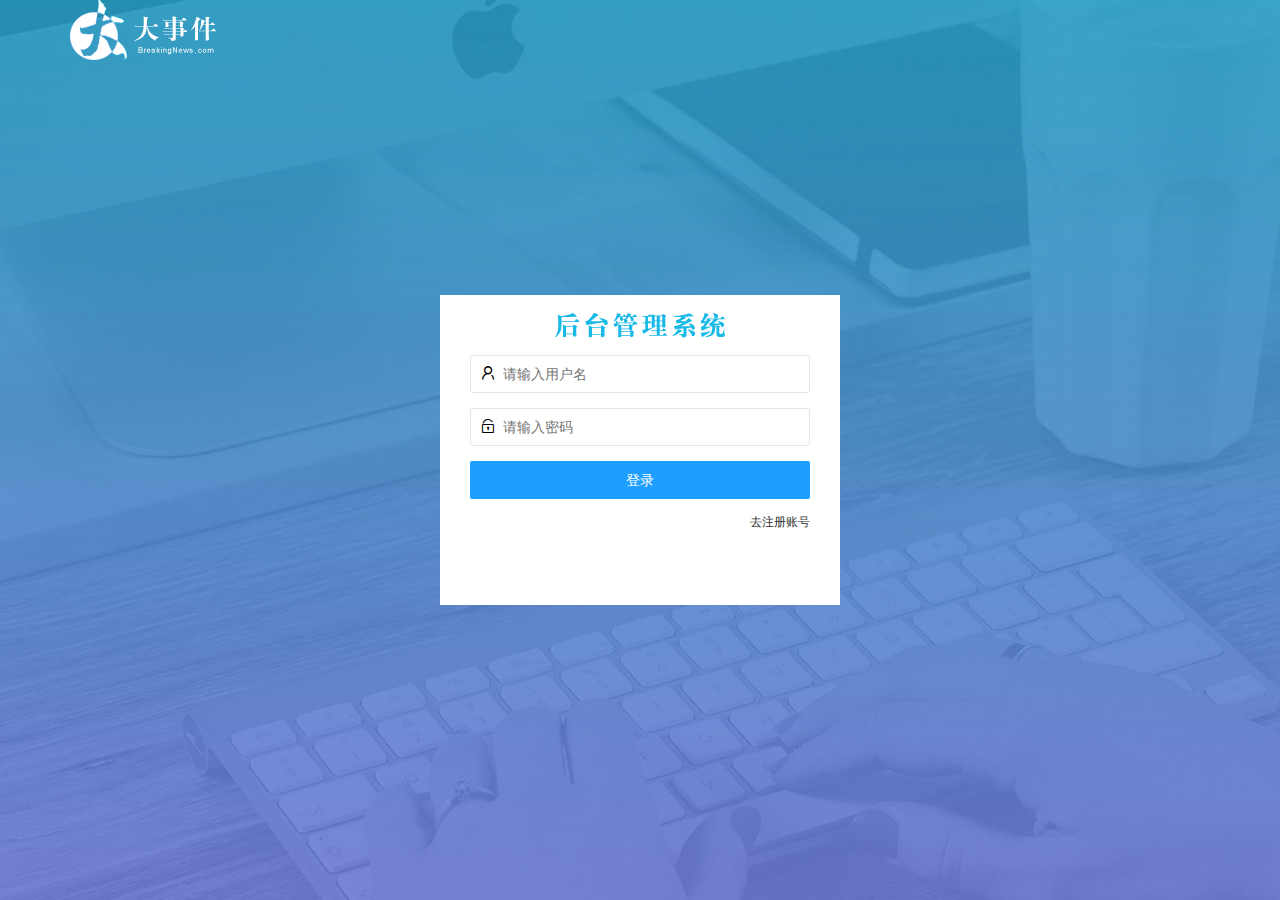
<file: login.html>
<!DOCTYPE html>
<html lang="en">

<head>
    <meta charset="UTF-8">
    <meta name="viewport" content="width=device-width, initial-scale=1.0">
    <title>大事件-登录/注册</title>
    <!-- 引入登录页面的样式 -->
    <link rel="stylesheet" href="./assets/css/login.css">
    <!-- 导入layui的css文件 （要先导入layui的js再导入自己的js，顺序不能错）-->
    <link rel="stylesheet" href="./assets/lib/layui/css/layui.css">
    <!-- 引入jQuery文件 -->
    <script src="/assets/lib/jquery.js"></script>
    <!-- 导入自己封装的baseAPI.js文件 -->
    <script src="/assets/js/baseAPI.js"></script>
    <!-- 引入自己的js脚本login.js文件 -->
    <script src="/assets/js/login.js"></script>
    <!-- 导入layui的js文件 -->
    <script src="/assets/lib/layui/layui.all.js"></script>
</head>

<body>
    <!-- 头部的 LOGO 区域 -->
    <div class="layui-main">
        <img src="./assets/images/logo.png" alt="" />
    </div>
    <!-- 登录注册区域 -->
    <div class="loginAndBox">
        <div class="title-box"></div>
        <!-- 登录的div -->
        <div class="login-box">
            <!-- 登录的表单 -->
            <form class="layui-form" id="form_login">
                <!-- 用户名 -->
                <div class="layui-form-item">
                    <i class="layui-icon layui-icon-username"></i>
                    <input type="text" name="username" required lay-verify="required" placeholder="请输入用户名"
                        autocomplete="off" class="layui-input">
                </div>
                <!-- 密码 -->
                <div class="layui-form-item">
                    <i class="layui-icon layui-icon-password"></i>
                    <input type="password" name="password" required lay-verify="required|pwd" placeholder="请输入密码"
                        autocomplete="off" class="layui-input">
                </div>
                <!-- 登录按钮 -->
                <div class="layui-form-item">
                    <!-- 注意：表单提交按钮和普通按钮的区别就是lay-submit属性 -->
                    <button class="layui-btn layui-btn-fluid layui-btn layui-btn-normal" lay-submit>登录</button>
                </div>
                <!-- 链接 -->
                <div class="layui-form-item links">
                    <a href="javascript:;" id="link_reg">去注册账号</a>
                </div>
            </form>
        </div>
        <!-- 注册的div -->
        <div class="reg-box">
            <!-- 注册的表单 -->
            <form class="layui-form" id="form_reg">
                <!-- 用户名 -->
                <div class="layui-form-item">
                    <i class="layui-icon layui-icon-username"></i>
                    <input type="text" name="username" required lay-verify="required" placeholder="请输入用户名"
                        autocomplete="off" class="layui-input">
                </div>
                <!-- 密码 -->
                <div class="layui-form-item">
                    <i class="layui-icon layui-icon-password"></i>
                    <input type="password" name="password" required lay-verify="required|pwd" placeholder="请输入密码"
                        autocomplete="off" class="layui-input">
                </div>
                <!-- 密码确认框 -->
                <div class="layui-form-item">
                    <i class="layui-icon layui-icon-password"></i>
                    <input type="password" name="repassword" required lay-verify="required|pwd|repwd"
                        placeholder="再次确定密码" autocomplete="off" class="layui-input">
                </div>
                <!-- 注册按钮 -->
                <div class="layui-form-item">
                    <!-- 注意：表单提交按钮和普通按钮的区别就是lay-submit属性 -->
                    <button class="layui-btn layui-btn-fluid layui-btn layui-btn-normal" lay-submit>注册</button>
                </div>
                <!-- 链接 -->
                <div class="layui-form-item links">
                    <a href="javascript:;" id="link_login">去登录</a>
                </div>
            </form>

        </div>
    </div>
</body>

</html>
</file>
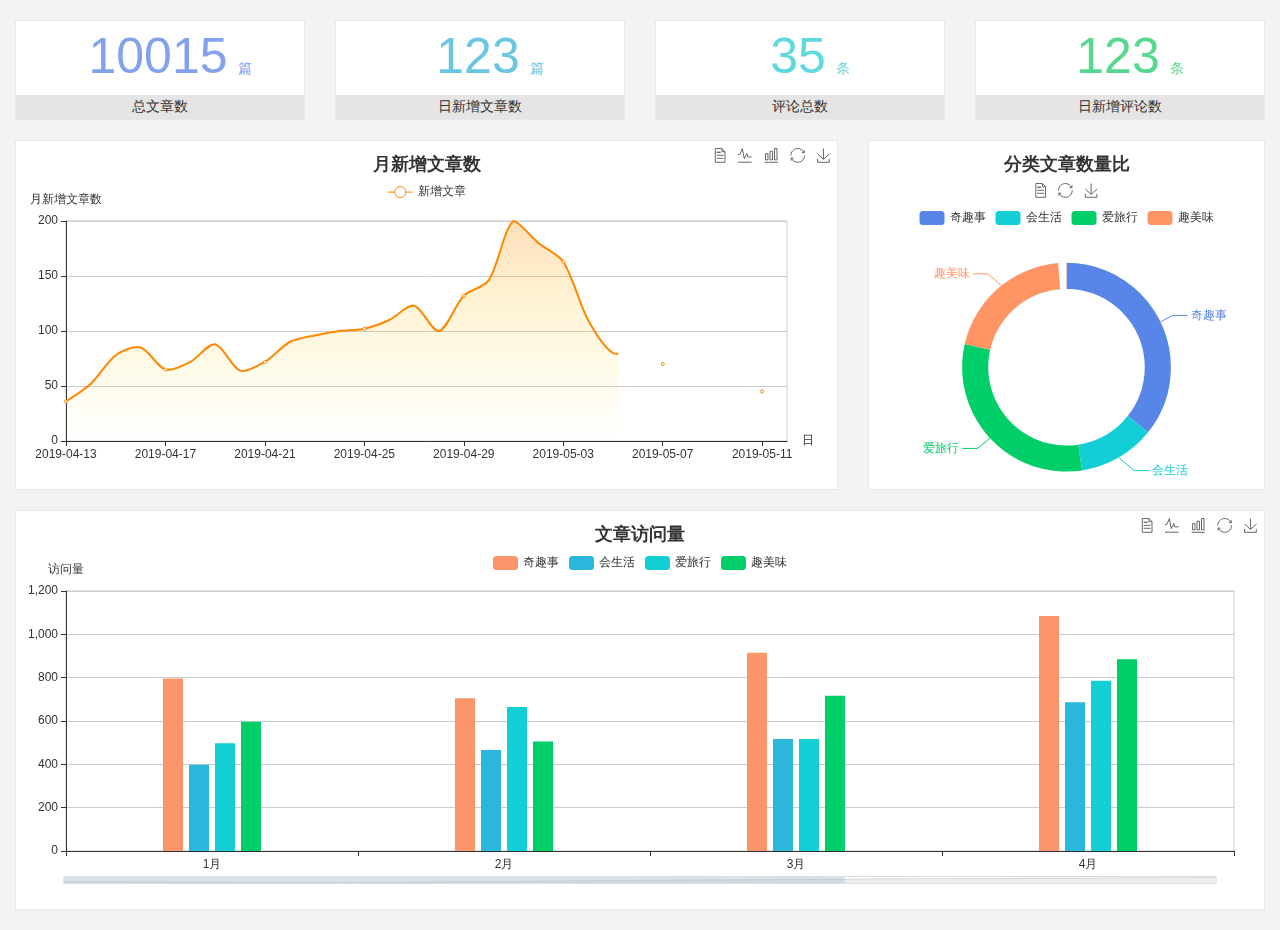
<file: home/dashboard.html>
<!DOCTYPE html>
<html lang="en">

<head>
  <meta charset="UTF-8">
  <meta name="viewport" content="width=device-width, initial-scale=1.0">
  <meta http-equiv="X-UA-Compatible" content="ie=edge">
  <title>图表统计</title>
  <link rel="stylesheet" href="../assets/lib/bootstrap.css">
  <link rel="stylesheet" href="../assets/lib/main.css">
  <script src="../assets/lib/jquery.js"></script>
  <script type="text/javascript" src="../assets/lib/echarts.min.js"></script>
  <!-- <link rel="stylesheet" href="../../assets/lib/bootstrap.css" /> -->
  <!-- <link rel="stylesheet" href="../../assets/lib/main.css" /> -->
  <!-- <script src="../../assets/lib/jquery.js"></script> -->
  <!-- <script type="text/javascript" src="../../assets/lib/echarts.min.js"></script> -->
</head>

<body>
  <div class="container-fluid">
    <div class="row spannel_list">
      <div class="col-sm-3 col-xs-6">
        <div class="spannel">
          <em>10015</em><span>篇</span>
          <b>总文章数</b>
        </div>
      </div>
      <div class="col-sm-3 col-xs-6">
        <div class="spannel scolor01">
          <em>123</em><span>篇</span>
          <b>日新增文章数</b>
        </div>
      </div>
      <div class="col-sm-3 col-xs-6">
        <div class="spannel scolor02">
          <em>35</em><span>条</span>
          <b>评论总数</b>
        </div>
      </div>
      <div class="col-sm-3 col-xs-6">
        <div class="spannel scolor03">
          <em>123</em><span>条</span>
          <b>日新增评论数</b>
        </div>
      </div>
    </div>
  </div>

  <div class="container-fluid">
    <div class="row curve-pie">
      <div class="col-lg-8 col-md-8">
        <div class="gragh_pannel" id="curve_show"></div>
      </div>
      <div class="col-lg-4 col-md-4">
        <div class="gragh_pannel" id="pie_show"></div>
      </div>
    </div>
  </div>

  <div class="container-fluid">
    <div class="column_pannel" id="column_show"></div>
  </div>

  <script>
    var oChart = echarts.init(document.getElementById('curve_show'));
    var aList_all = [
      { 'count': 36, 'date': '2019-04-13' },
      { 'count': 52, 'date': '2019-04-14' },
      { 'count': 78, 'date': '2019-04-15' },
      { 'count': 85, 'date': '2019-04-16' },
      { 'count': 65, 'date': '2019-04-17' },
      { 'count': 72, 'date': '2019-04-18' },
      { 'count': 88, 'date': '2019-04-19' },
      { 'count': 64, 'date': '2019-04-20' },
      { 'count': 72, 'date': '2019-04-21' },
      { 'count': 90, 'date': '2019-04-22' },
      { 'count': 96, 'date': '2019-04-23' },
      { 'count': 100, 'date': '2019-04-24' },
      { 'count': 102, 'date': '2019-04-25' },
      { 'count': 110, 'date': '2019-04-26' },
      { 'count': 123, 'date': '2019-04-27' },
      { 'count': 100, 'date': '2019-04-28' },
      { 'count': 132, 'date': '2019-04-29' },
      { 'count': 146, 'date': '2019-04-30' },
      { 'count': 200, 'date': '2019-05-01' },
      { 'count': 180, 'date': '2019-05-02' },
      { 'count': 163, 'date': '2019-05-03' },
      { 'count': 110, 'date': '2019-05-04' },
      { 'count': 80, 'date': '2019-05-05' },
      { 'count': 82, 'date': '2019-05-06' },
      { 'count': 70, 'date': '2019-05-07' },
      { 'count': 65, 'date': '2019-05-08' },
      { 'count': 54, 'date': '2019-05-09' },
      { 'count': 40, 'date': '2019-05-10' },
      { 'count': 45, 'date': '2019-05-11' },
      { 'count': 38, 'date': '2019-05-12' },
    ];

    let aCount = [];
    let aDate = [];

    for (var i = 0; i < aList_all.length; i++) {
      aCount.push(aList_all[i].count);
      aDate.push(aList_all[i].date);
    }

    var chartopt = {
      title: {
        text: '月新增文章数',
        left: 'center',
        top: '10'
      },
      tooltip: {
        trigger: 'axis'
      },
      legend: {
        data: ['新增文章'],
        top: '40'
      },
      toolbox: {
        show: true,
        feature: {
          mark: { show: true },
          dataView: { show: true, readOnly: false },
          magicType: { show: true, type: ['line', 'bar'] },
          restore: { show: true },
          saveAsImage: { show: true }
        }
      },
      calculable: true,
      xAxis: [
        {
          name: '日',
          type: 'category',
          boundaryGap: false,
          data: aDate
        }
      ],
      yAxis: [
        {
          name: '月新增文章数',
          type: 'value'
        }
      ],
      series: [
        {
          name: '新增文章',
          type: 'line',
          smooth: true,
          itemStyle: { normal: { areaStyle: { type: 'default' }, color: '#f80' }, lineStyle: { color: '#f80' } },
          data: aCount
        }],
      areaStyle: {
        normal: {
          color: new echarts.graphic.LinearGradient(0, 0, 0, 1, [{
            offset: 0,
            color: 'rgba(255,136,0,0.39)'
          }, {
            offset: .34,
            color: 'rgba(255,180,0,0.25)'
          }, {
            offset: 1,
            color: 'rgba(255,222,0,0.00)'
          }])

        }
      },
      grid: {
        show: true,
        x: 50,
        x2: 50,
        y: 80,
        height: 220
      }
    };

    oChart.setOption(chartopt);


    var oPie = echarts.init(document.getElementById('pie_show'));
    var oPieopt =
    {
      title: {
        top: 10,
        text: '分类文章数量比',
        x: 'center'
      },
      tooltip: {
        trigger: 'item',
        formatter: "{a} <br/>{b} : {c} ({d}%)"
      },
      color: ['#5885e8', '#13cfd5', '#00ce68', '#ff9565'],
      legend: {
        x: 'center',
        top: 65,
        data: ['奇趣事', '会生活', '爱旅行', '趣美味']
      },
      toolbox: {
        show: true,
        x: 'center',
        top: 35,
        feature: {
          mark: { show: true },
          dataView: { show: true, readOnly: false },
          magicType: {
            show: true,
            type: ['pie', 'funnel'],
            option: {
              funnel: {
                x: '25%',
                width: '50%',
                funnelAlign: 'left',
                max: 1548
              }
            }
          },
          restore: { show: true },
          saveAsImage: { show: true }
        }
      },
      calculable: true,
      series: [
        {
          name: '访问来源',
          type: 'pie',
          radius: ['45%', '60%'],
          center: ['50%', '65%'],
          data: [
            { value: 300, name: '奇趣事' },
            { value: 100, name: '会生活' },
            { value: 260, name: '爱旅行' },
            { value: 180, name: '趣美味' }
          ]
        }
      ]
    };
    oPie.setOption(oPieopt);



    var oColumn = this.echarts.init(document.getElementById('column_show'));
    var oColumnopt =
    {
      title: {
        text: '文章访问量',
        left: 'center',
        top: '10'
      },
      tooltip: {
        trigger: 'axis'
      },
      legend: {
        data: ['奇趣事', '会生活', '爱旅行', '趣美味'],
        top: '40'
      },
      toolbox: {
        show: true,
        feature: {
          mark: { show: true },
          dataView: { show: true, readOnly: false },
          magicType: { show: true, type: ['line', 'bar'] },
          restore: { show: true },
          saveAsImage: { show: true }
        }
      },
      calculable: true,
      xAxis: [
        {
          type: 'category',
          data: ['1月', '2月', '3月', '4月', '5月']
        }
      ],
      yAxis: [
        {
          name: '访问量',
          type: 'value'
        }
      ],
      series: [
        {
          name: '奇趣事',
          type: 'bar',
          barWidth: 20,
          itemStyle: {
            normal: { areaStyle: { type: 'default' }, color: '#fd956a' }
          },
          data: [800, 708, 920, 1090, 1200]
        },
        {
          name: '会生活',
          type: 'bar',
          barWidth: 20,
          itemStyle: {
            normal: { areaStyle: { type: 'default' }, color: '#2bb6db' }
          },
          data: [400, 468, 520, 690, 800]
        },
        {
          name: '爱旅行',
          type: 'bar',
          barWidth: 20,
          itemStyle: {
            normal: { areaStyle: { type: 'default' }, color: '#13cfd5' }
          },
          data: [500, 668, 520, 790, 900]
        },
        {
          name: '趣美味',
          type: 'bar',
          barWidth: 20,
          itemStyle: {
            normal: { areaStyle: { type: 'default' }, color: '#00ce68' }
          },
          data: [600, 508, 720, 890, 1000]
        }
      ],
      grid: {
        show: true,
        x: 50,
        x2: 30,
        y: 80,
        height: 260
      },
      dataZoom: [//给x轴设置滚动条
        {
          start: 0,//默认为0
          end: 100 - 1000 / 31,//默认为100
          type: 'slider',
          show: true,
          xAxisIndex: [0],
          handleSize: 0,//滑动条的 左右2个滑动条的大小
          height: 8,//组件高度
          left: 45, //左边的距离
          right: 50,//右边的距离
          bottom: 26,//右边的距离
          handleColor: '#ddd',//h滑动图标的颜色
          handleStyle: {
            borderColor: "#cacaca",
            borderWidth: "1",
            shadowBlur: 2,
            background: "#ddd",
            shadowColor: "#ddd",
          }
        }]
    };
    oColumn.setOption(oColumnopt);
  </script>
</body>

</html>
</file>
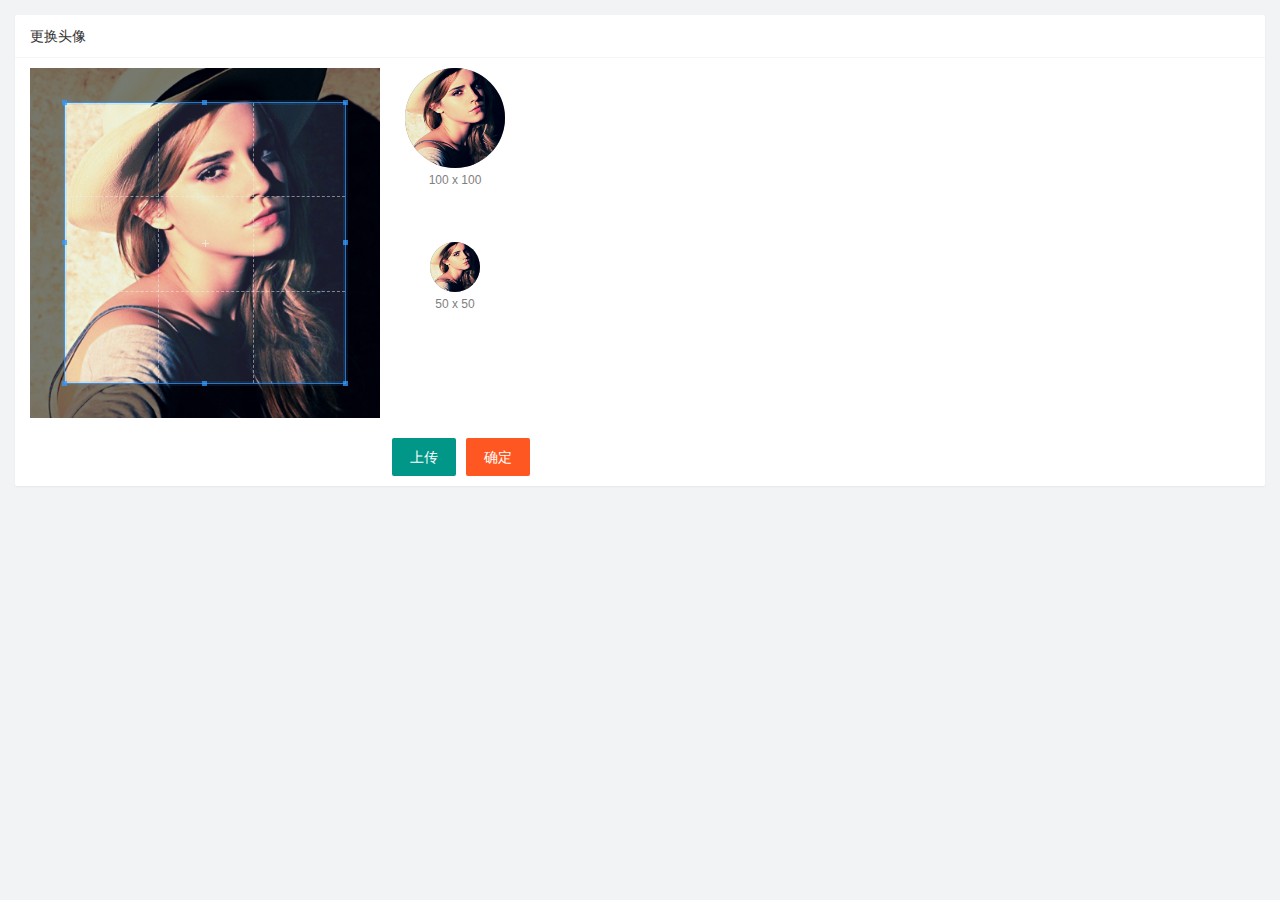
<file: user/user_avatar.html>
<!DOCTYPE html>
<html lang="en">

<head>
    <meta charset="UTF-8">
    <meta http-equiv="X-UA-Compatible" content="IE=edge">
    <meta name="viewport" content="width=device-width, initial-scale=1.0">
    <title>Document</title>
    <!-- 引入layui样式 -->
    <link rel="stylesheet" href="../assets/lib/layui/css/layui.css" />
    <!-- 引入cropper样式 -->
    <link rel="stylesheet" href="../assets/lib/cropper/cropper.css">
    <!-- 引入自己的样式 -->
    <link rel="stylesheet" href="../assets/css/user/user_avatar.css" />
</head>

<body>
    <!-- 卡片区域 -->
    <div class="layui-card">
        <div class="layui-card-header">更换头像</div>
        <div class="layui-card-body">
            <!-- 第一行的图片裁剪和预览区域 -->
            <div class="row1">
                <!-- 图片裁剪区域 -->
                <div class="cropper-box">
                    <!-- 这个 img 标签很重要，将来会把它初始化为裁剪区域 -->
                    <img id="image" src="/assets/images/sample.jpg" />
                </div>
                <!-- 图片的预览区域 -->
                <div class="preview-box">
                    <div>
                        <!-- 宽高为 100px 的预览区域 -->
                        <div class="img-preview w100"></div>
                        <p class="size">100 x 100</p>
                    </div>
                    <div>
                        <!-- 宽高为 50px 的预览区域 -->
                        <div class="img-preview w50"></div>
                        <p class="size">50 x 50</p>
                    </div>
                </div>
            </div>

            <!-- 第二行的按钮区域 -->
            <div class="row2">
                <!-- 隐藏起来的文件选择按钮 通过accept属性可以指定，允许用户选择什么类型的文件-->
                <input type="file" id="file" accept="image/png,image/jpeg">
                <button type="button" class="layui-btn" id="btnChooseImage">上传</button>
                <button type="button" class="layui-btn layui-btn-danger" id="btnUpload">确定</button>
            </div>
        </div>
    </div>
    <!-- 导入layui的js文件 -->
    <script src="../assets/lib/layui/layui.all.js"></script>
    <script src="../assets/lib/jquery.js"></script>
    <script src="../assets/lib/cropper/Cropper.js"></script>
    <script src="../assets/lib/cropper/jquery-cropper.js"></script>
    <!-- 引入baseAPI的js文件 -->
    <script src="../assets/js/baseAPI.js"></script>
    <!-- 引入自己的js文件 -->
    <script src="../assets/js/user/user_avatar.js"></script>
</body>

</html>
</file>
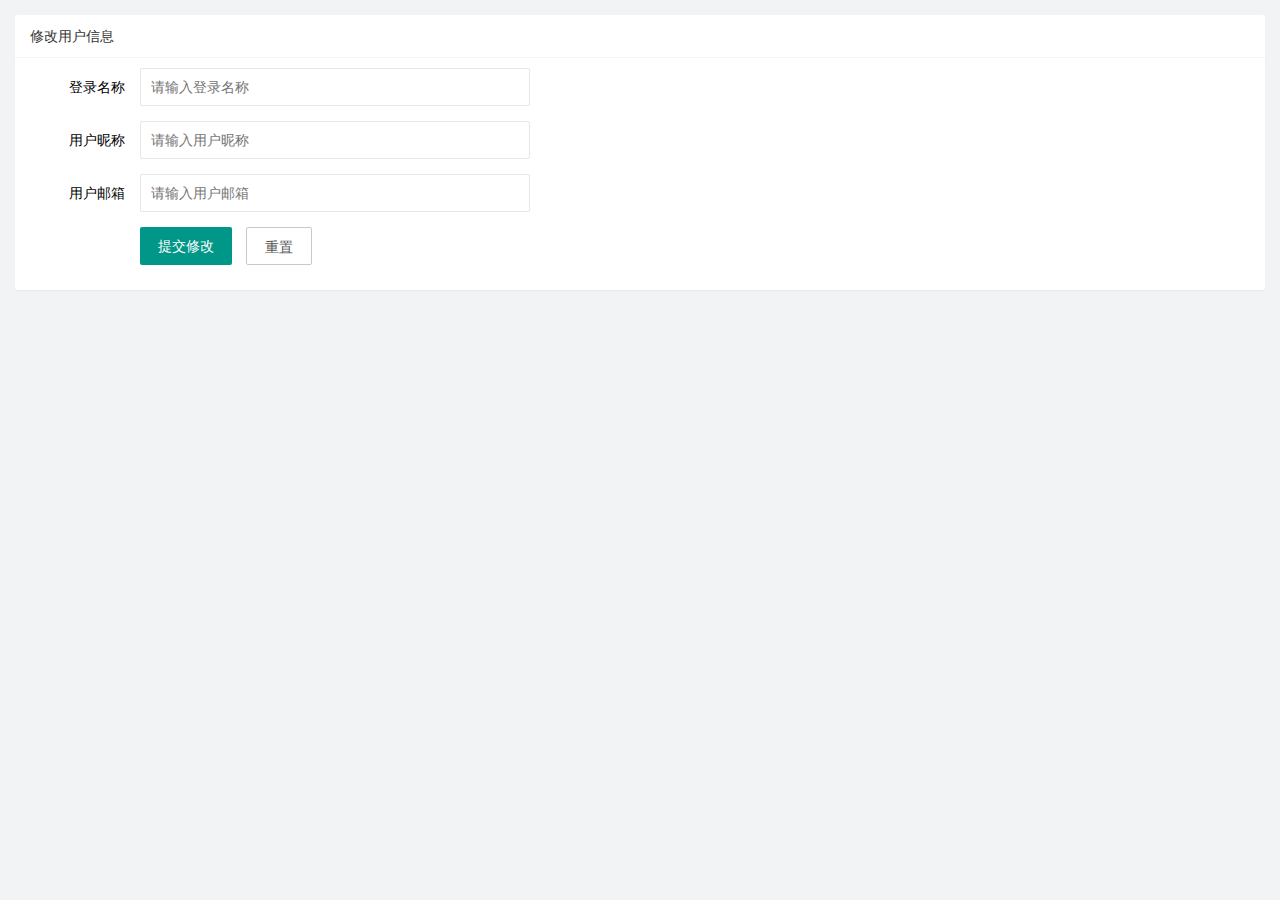
<file: user/user_info.html>
<!DOCTYPE html>
<html lang="en">

<head>
    <meta charset="UTF-8">
    <meta http-equiv="X-UA-Compatible" content="IE=edge">
    <meta name="viewport" content="width=device-width, initial-scale=1.0">
    <title>个人资料</title>
    <!-- 导入layui的样式 -->
    <link rel="stylesheet" href="../assets/lib/layui/css/layui.css" />
    <!-- 导入‘个人资料’自己的样式 -->
    <link rel="stylesheet" href="../assets/css/user/user_info.css" />
</head>

<body>
    <!-- 卡片区域 -->
    <div class="layui-card">
        <div class="layui-card-header">修改用户信息</div>
        <div class="layui-card-body">
            <!-- form表单区域 -->
            <form class="layui-form" lay-filter="formUserInfo">
                <!-- 隐藏域 -->
                <input type="hidden" name="id" value="" />
                <div class="layui-form-item">
                    <label class="layui-form-label">登录名称</label>
                    <div class="layui-input-block">
                        <input type="text" name="username" required lay-verify="required" placeholder="请输入登录名称"
                            autocomplete="off" class="layui-input" readonly>
                    </div>
                </div>
                <div class="layui-form-item">
                    <label class="layui-form-label">用户昵称</label>
                    <div class="layui-input-block">
                        <input type="text" name="nickname" required lay-verify="required|nickname" placeholder="请输入用户昵称"
                            autocomplete="off" class="layui-input">
                    </div>
                </div>
                <div class="layui-form-item">
                    <label class="layui-form-label">用户邮箱</label>
                    <div class="layui-input-block">
                        <input type="text" name="email" required lay-verify="required|email" placeholder="请输入用户邮箱"
                            autocomplete="off" class="layui-input">
                    </div>
                </div>
                <div class="layui-form-item">
                    <div class="layui-input-block">
                        <button class="layui-btn" lay-submit lay-filter="formDemo">提交修改</button>
                        <button type="reset" class="layui-btn layui-btn-primary" id="btnReset">重置</button>
                    </div>
                </div>
            </form>
        </div>
    </div>

    <!-- 导入 layui 的 js -->
    <script src="../assets/lib/layui/layui.all.js"></script>
    <!-- 导入 jquery -->
    <script src="../assets/lib/jquery.js"></script>
    <!-- 导入baseAPI文件 -->
    <script src="../assets/js/baseAPI.js"></script>
    <!-- 导入自己的 js -->
    <script src="../assets/js/user/user_info.js"></script>

</body>

</html>
</file>
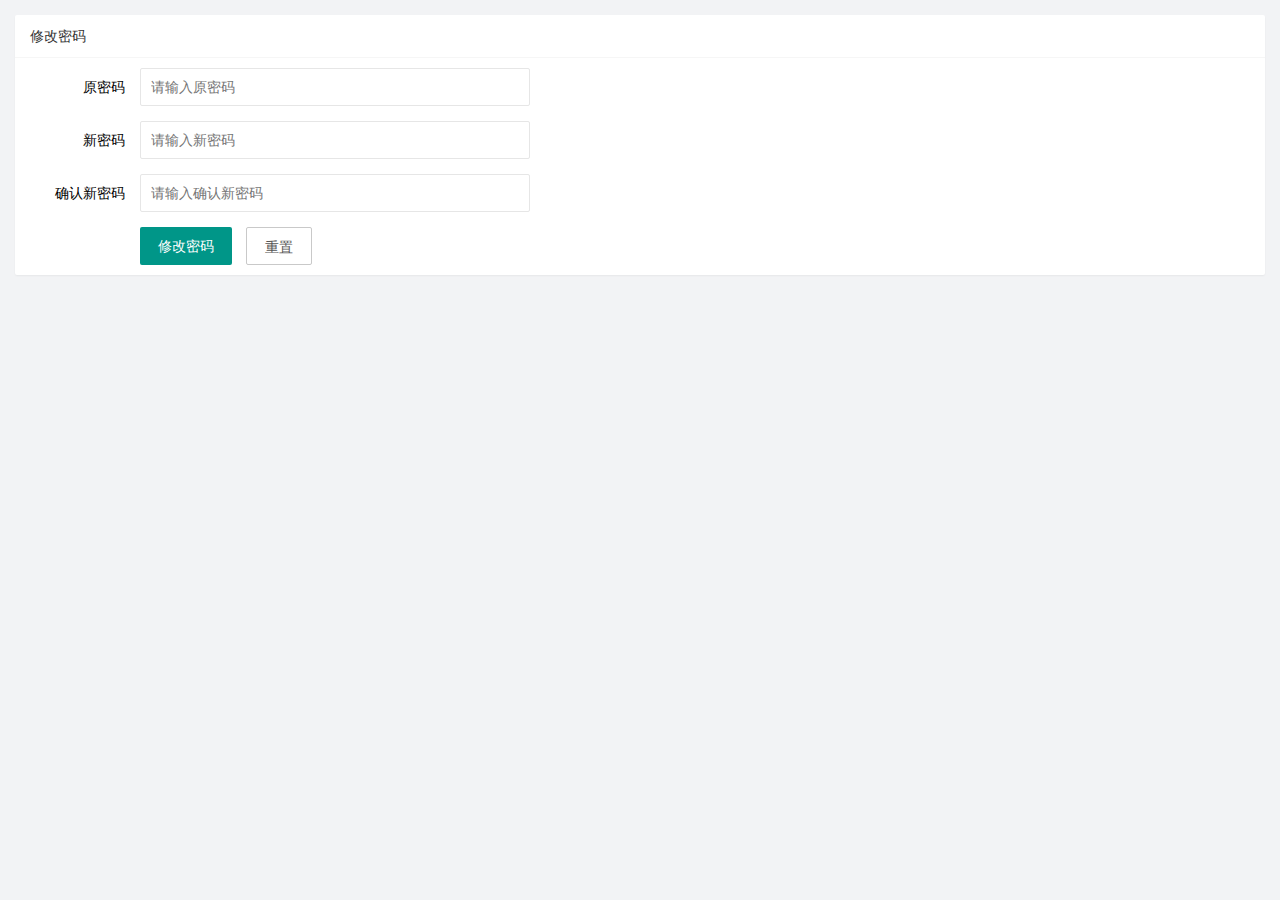
<file: user/user_pwd.html>
<!DOCTYPE html>
<html lang="en">

<head>
    <meta charset="UTF-8">
    <meta http-equiv="X-UA-Compatible" content="IE=edge">
    <meta name="viewport" content="width=device-width, initial-scale=1.0">
    <title>重置密码</title>
    <!-- 导入layui的css样式表 -->
    <link rel="stylesheet" href="../assets/lib/layui/css/layui.css" />
    <!-- 导入自己的css样式表 -->
    <link rel="stylesheet" href="../assets/css/user/user_pwd.css" />
</head>

<body>
    <!-- 卡片区域 -->
    <div class="layui-card">
        <div class="layui-card-header">修改密码</div>
        <div class="layui-card-body">
            <form class="layui-form" action="">
                <div class="layui-form-item">
                    <label class="layui-form-label">原密码</label>
                    <div class="layui-input-block">
                        <input type="password" name="oldPwd" required lay-verify="required|pwd" placeholder="请输入原密码"
                            autocomplete="off" class="layui-input">
                    </div>
                </div>
                <div class="layui-form-item">
                    <label class="layui-form-label">新密码</label>
                    <div class="layui-input-block">
                        <input type="password" name="newPwd" required lay-verify="required|pwd|samePwd"
                            placeholder="请输入新密码" autocomplete="off" class="layui-input">
                    </div>
                </div>
                <div class="layui-form-item">
                    <label class="layui-form-label">确认新密码</label>
                    <div class="layui-input-block">
                        <input type="password" name="rePwd" required lay-verify="required|pwd|rePwd"
                            placeholder="请输入确认新密码" autocomplete="off" class="layui-input">
                    </div>
                </div>
                <div class="layui-input-block">
                    <button class="layui-btn" lay-submit lay-filter="formDemo">修改密码</button>
                    <button type="reset" class="layui-btn layui-btn-primary">重置</button>
                </div>
            </form>
        </div>
    </div>

    <!-- 导入 layui 的 js -->
    <script src="../assets/lib/layui/layui.all.js"></script>
    <!-- 导入 jQuery -->
    <script src="../assets/lib/jquery.js"></script>
    <!-- 导入 baseAPI -->
    <script src="../assets/js/baseAPI.js"></script>
    <!-- 导入自己的 js -->
    <script src="../assets/js/user/user_pwd.js"></script>
</body>

</html>
</file>
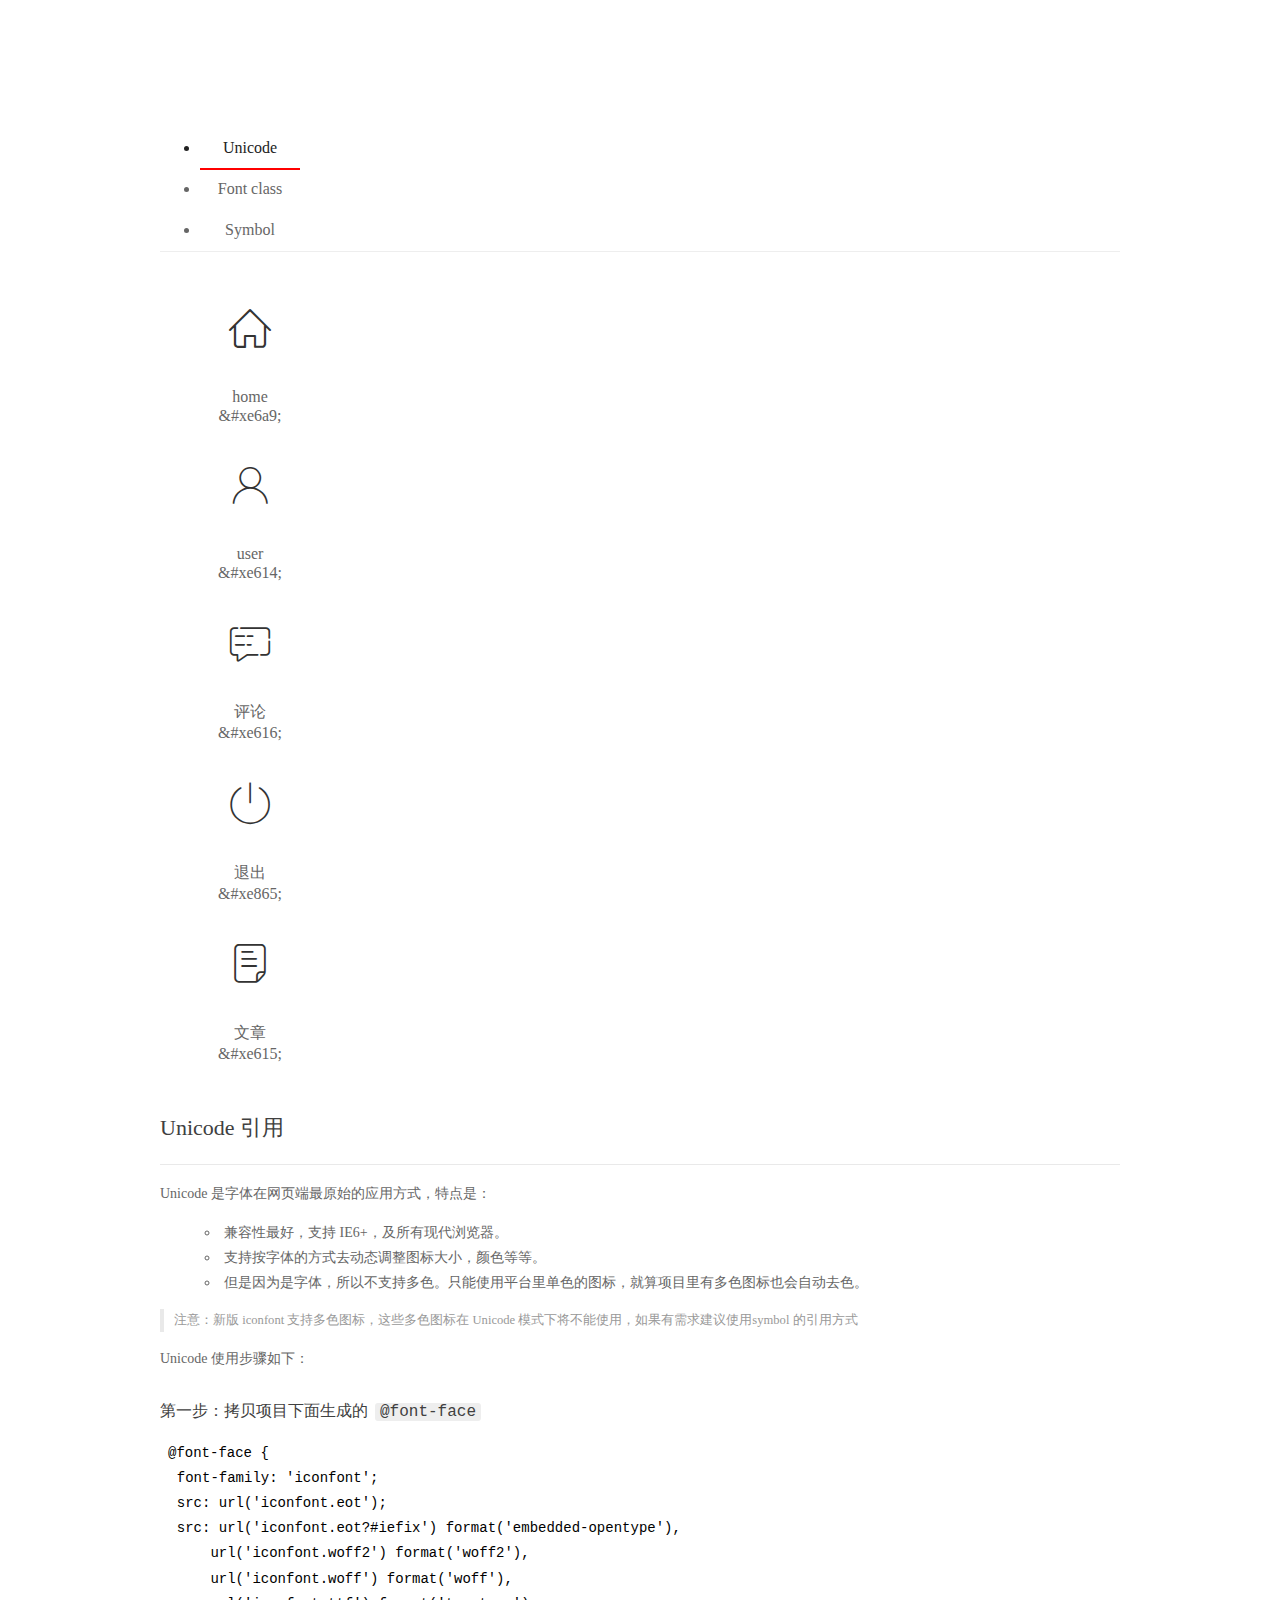
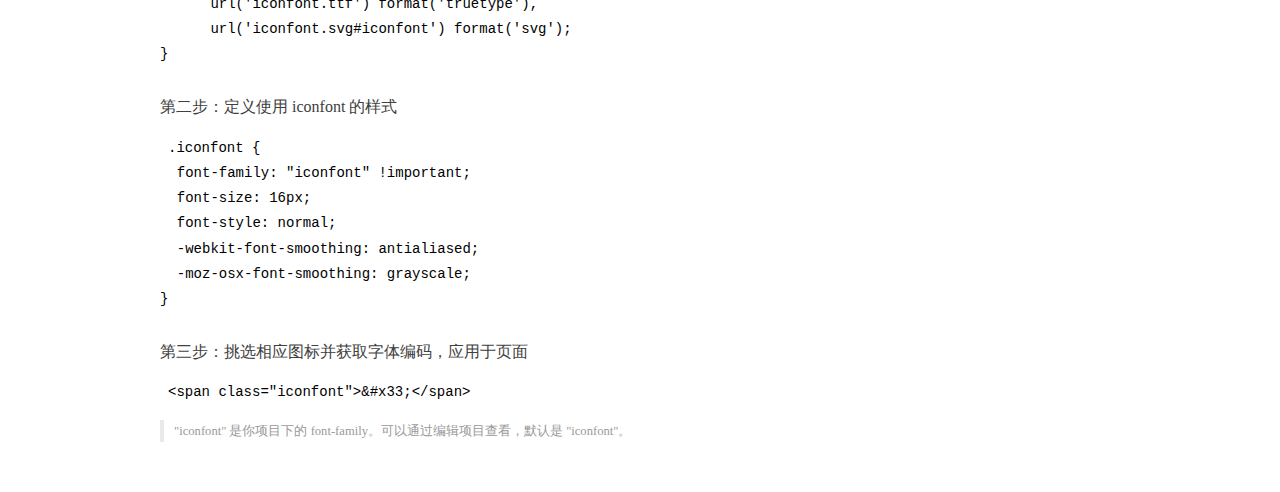
<file: assets/fonts/demo_index.html>
<!DOCTYPE html>
<html>
<head>
  <meta charset="utf-8"/>
  <title>IconFont Demo</title>
  <link rel="shortcut icon" href="https://gtms04.alicdn.com/tps/i4/TB1_oz6GVXXXXaFXpXXJDFnIXXX-64-64.ico" type="image/x-icon"/>
  <link rel="stylesheet" href="https://g.alicdn.com/thx/cube/1.3.2/cube.min.css">
  <link rel="stylesheet" href="demo.css">
  <link rel="stylesheet" href="iconfont.css">
  <script src="iconfont.js"></script>
  <!-- jQuery -->
  <script src="https://a1.alicdn.com/oss/uploads/2018/12/26/7bfddb60-08e8-11e9-9b04-53e73bb6408b.js"></script>
  <!-- 代码高亮 -->
  <script src="https://a1.alicdn.com/oss/uploads/2018/12/26/a3f714d0-08e6-11e9-8a15-ebf944d7534c.js"></script>
</head>
<body>
  <div class="main">
    <h1 class="logo"><a href="https://www.iconfont.cn/" title="iconfont 首页" target="_blank">&#xe86b;</a></h1>
    <div class="nav-tabs">
      <ul id="tabs" class="dib-box">
        <li class="dib active"><span>Unicode</span></li>
        <li class="dib"><span>Font class</span></li>
        <li class="dib"><span>Symbol</span></li>
      </ul>
      
    </div>
    <div class="tab-container">
      <div class="content unicode" style="display: block;">
          <ul class="icon_lists dib-box">
          
            <li class="dib">
              <span class="icon iconfont">&#xe6a9;</span>
                <div class="name">home</div>
                <div class="code-name">&amp;#xe6a9;</div>
              </li>
          
            <li class="dib">
              <span class="icon iconfont">&#xe614;</span>
                <div class="name">user</div>
                <div class="code-name">&amp;#xe614;</div>
              </li>
          
            <li class="dib">
              <span class="icon iconfont">&#xe616;</span>
                <div class="name">评论</div>
                <div class="code-name">&amp;#xe616;</div>
              </li>
          
            <li class="dib">
              <span class="icon iconfont">&#xe865;</span>
                <div class="name">退出</div>
                <div class="code-name">&amp;#xe865;</div>
              </li>
          
            <li class="dib">
              <span class="icon iconfont">&#xe615;</span>
                <div class="name">文章</div>
                <div class="code-name">&amp;#xe615;</div>
              </li>
          
          </ul>
          <div class="article markdown">
          <h2 id="unicode-">Unicode 引用</h2>
          <hr>

          <p>Unicode 是字体在网页端最原始的应用方式，特点是：</p>
          <ul>
            <li>兼容性最好，支持 IE6+，及所有现代浏览器。</li>
            <li>支持按字体的方式去动态调整图标大小，颜色等等。</li>
            <li>但是因为是字体，所以不支持多色。只能使用平台里单色的图标，就算项目里有多色图标也会自动去色。</li>
          </ul>
          <blockquote>
            <p>注意：新版 iconfont 支持多色图标，这些多色图标在 Unicode 模式下将不能使用，如果有需求建议使用symbol 的引用方式</p>
          </blockquote>
          <p>Unicode 使用步骤如下：</p>
          <h3 id="-font-face">第一步：拷贝项目下面生成的 <code>@font-face</code></h3>
<pre><code class="language-css"
>@font-face {
  font-family: 'iconfont';
  src: url('iconfont.eot');
  src: url('iconfont.eot?#iefix') format('embedded-opentype'),
      url('iconfont.woff2') format('woff2'),
      url('iconfont.woff') format('woff'),
      url('iconfont.ttf') format('truetype'),
      url('iconfont.svg#iconfont') format('svg');
}
</code></pre>
          <h3 id="-iconfont-">第二步：定义使用 iconfont 的样式</h3>
<pre><code class="language-css"
>.iconfont {
  font-family: "iconfont" !important;
  font-size: 16px;
  font-style: normal;
  -webkit-font-smoothing: antialiased;
  -moz-osx-font-smoothing: grayscale;
}
</code></pre>
          <h3 id="-">第三步：挑选相应图标并获取字体编码，应用于页面</h3>
<pre>
<code class="language-html"
>&lt;span class="iconfont"&gt;&amp;#x33;&lt;/span&gt;
</code></pre>
          <blockquote>
            <p>"iconfont" 是你项目下的 font-family。可以通过编辑项目查看，默认是 "iconfont"。</p>
          </blockquote>
          </div>
      </div>
      <div class="content font-class">
        <ul class="icon_lists dib-box">
          
          <li class="dib">
            <span class="icon iconfont icon-home"></span>
            <div class="name">
              home
            </div>
            <div class="code-name">.icon-home
            </div>
          </li>
          
          <li class="dib">
            <span class="icon iconfont icon-user"></span>
            <div class="name">
              user
            </div>
            <div class="code-name">.icon-user
            </div>
          </li>
          
          <li class="dib">
            <span class="icon iconfont icon-pinglun"></span>
            <div class="name">
              评论
            </div>
            <div class="code-name">.icon-pinglun
            </div>
          </li>
          
          <li class="dib">
            <span class="icon iconfont icon-tuichu"></span>
            <div class="name">
              退出
            </div>
            <div class="code-name">.icon-tuichu
            </div>
          </li>
          
          <li class="dib">
            <span class="icon iconfont icon-16"></span>
            <div class="name">
              文章
            </div>
            <div class="code-name">.icon-16
            </div>
          </li>
          
        </ul>
        <div class="article markdown">
        <h2 id="font-class-">font-class 引用</h2>
        <hr>

        <p>font-class 是 Unicode 使用方式的一种变种，主要是解决 Unicode 书写不直观，语意不明确的问题。</p>
        <p>与 Unicode 使用方式相比，具有如下特点：</p>
        <ul>
          <li>兼容性良好，支持 IE8+，及所有现代浏览器。</li>
          <li>相比于 Unicode 语意明确，书写更直观。可以很容易分辨这个 icon 是什么。</li>
          <li>因为使用 class 来定义图标，所以当要替换图标时，只需要修改 class 里面的 Unicode 引用。</li>
          <li>不过因为本质上还是使用的字体，所以多色图标还是不支持的。</li>
        </ul>
        <p>使用步骤如下：</p>
        <h3 id="-fontclass-">第一步：引入项目下面生成的 fontclass 代码：</h3>
<pre><code class="language-html">&lt;link rel="stylesheet" href="./iconfont.css"&gt;
</code></pre>
        <h3 id="-">第二步：挑选相应图标并获取类名，应用于页面：</h3>
<pre><code class="language-html">&lt;span class="iconfont icon-xxx"&gt;&lt;/span&gt;
</code></pre>
        <blockquote>
          <p>"
            iconfont" 是你项目下的 font-family。可以通过编辑项目查看，默认是 "iconfont"。</p>
        </blockquote>
      </div>
      </div>
      <div class="content symbol">
          <ul class="icon_lists dib-box">
          
            <li class="dib">
                <svg class="icon svg-icon" aria-hidden="true">
                  <use xlink:href="#icon-home"></use>
                </svg>
                <div class="name">home</div>
                <div class="code-name">#icon-home</div>
            </li>
          
            <li class="dib">
                <svg class="icon svg-icon" aria-hidden="true">
                  <use xlink:href="#icon-user"></use>
                </svg>
                <div class="name">user</div>
                <div class="code-name">#icon-user</div>
            </li>
          
            <li class="dib">
                <svg class="icon svg-icon" aria-hidden="true">
                  <use xlink:href="#icon-pinglun"></use>
                </svg>
                <div class="name">评论</div>
                <div class="code-name">#icon-pinglun</div>
            </li>
          
            <li class="dib">
                <svg class="icon svg-icon" aria-hidden="true">
                  <use xlink:href="#icon-tuichu"></use>
                </svg>
                <div class="name">退出</div>
                <div class="code-name">#icon-tuichu</div>
            </li>
          
            <li class="dib">
                <svg class="icon svg-icon" aria-hidden="true">
                  <use xlink:href="#icon-16"></use>
                </svg>
                <div class="name">文章</div>
                <div class="code-name">#icon-16</div>
            </li>
          
          </ul>
          <div class="article markdown">
          <h2 id="symbol-">Symbol 引用</h2>
          <hr>

          <p>这是一种全新的使用方式，应该说这才是未来的主流，也是平台目前推荐的用法。相关介绍可以参考这篇<a href="">文章</a>
            这种用法其实是做了一个 SVG 的集合，与另外两种相比具有如下特点：</p>
          <ul>
            <li>支持多色图标了，不再受单色限制。</li>
            <li>通过一些技巧，支持像字体那样，通过 <code>font-size</code>, <code>color</code> 来调整样式。</li>
            <li>兼容性较差，支持 IE9+，及现代浏览器。</li>
            <li>浏览器渲染 SVG 的性能一般，还不如 png。</li>
          </ul>
          <p>使用步骤如下：</p>
          <h3 id="-symbol-">第一步：引入项目下面生成的 symbol 代码：</h3>
<pre><code class="language-html">&lt;script src="./iconfont.js"&gt;&lt;/script&gt;
</code></pre>
          <h3 id="-css-">第二步：加入通用 CSS 代码（引入一次就行）：</h3>
<pre><code class="language-html">&lt;style&gt;
.icon {
  width: 1em;
  height: 1em;
  vertical-align: -0.15em;
  fill: currentColor;
  overflow: hidden;
}
&lt;/style&gt;
</code></pre>
          <h3 id="-">第三步：挑选相应图标并获取类名，应用于页面：</h3>
<pre><code class="language-html">&lt;svg class="icon" aria-hidden="true"&gt;
  &lt;use xlink:href="#icon-xxx"&gt;&lt;/use&gt;
&lt;/svg&gt;
</code></pre>
          </div>
      </div>

    </div>
  </div>
  <script>
  $(document).ready(function () {
      $('.tab-container .content:first').show()

      $('#tabs li').click(function (e) {
        var tabContent = $('.tab-container .content')
        var index = $(this).index()

        if ($(this).hasClass('active')) {
          return
        } else {
          $('#tabs li').removeClass('active')
          $(this).addClass('active')

          tabContent.hide().eq(index).fadeIn()
        }
      })
    })
  </script>
</body>
</html>
</file>
<file: assets/css/login.css>
html,body {
    margin: 0;
    padding: 0;
    height: 100%;
    width: 100%;
    background: url('/assets/images/login_bg.jpg') no-repeat center;
    background-size: cover;
}
/* 登录注册区域 */
.loginAndBox {
    width: 400px;
    height: 310px;
    background-color: #fff;
    position: absolute;
    left: 50%;
    top: 50%;
    transform: translate(-50%,-50%);
}
.title-box {
    height: 60px;
    background: url('/assets/images/login_title.png') no-repeat center;
}
.reg-box {
    display: none;
}
.layui-form {
    padding: 0 30px;
}
.links {
    display: flex;
    /* 水平居右 */
    justify-content: flex-end;
}
.links a {
    font-size: 12px;
}
.layui-form-item {
    position: relative;
}
.layui-icon {
    position: absolute;
    left: 10px;
    top: 10px;
}
.layui-input {
    padding-left: 32px !important; 
}
</file>
<file: assets/lib/layui/css/layui.css>
/** layui-v2.5.5 MIT License By https://www.layui.com */
 .layui-inline,img{display:inline-block;vertical-align:middle}h1,h2,h3,h4,h5,h6{font-weight:400}.layui-edge,.layui-header,.layui-inline,.layui-main{position:relative}.layui-body,.layui-edge,.layui-elip{overflow:hidden}.layui-btn,.layui-edge,.layui-inline,img{vertical-align:middle}.layui-btn,.layui-disabled,.layui-icon,.layui-unselect{-moz-user-select:none;-webkit-user-select:none;-ms-user-select:none}.layui-elip,.layui-form-checkbox span,.layui-form-pane .layui-form-label{text-overflow:ellipsis;white-space:nowrap}.layui-breadcrumb,.layui-tree-btnGroup{visibility:hidden}blockquote,body,button,dd,div,dl,dt,form,h1,h2,h3,h4,h5,h6,input,li,ol,p,pre,td,textarea,th,ul{margin:0;padding:0;-webkit-tap-highlight-color:rgba(0,0,0,0)}a:active,a:hover{outline:0}img{border:none}li{list-style:none}table{border-collapse:collapse;border-spacing:0}h4,h5,h6{font-size:100%}button,input,optgroup,option,select,textarea{font-family:inherit;font-size:inherit;font-style:inherit;font-weight:inherit;outline:0}pre{white-space:pre-wrap;white-space:-moz-pre-wrap;white-space:-pre-wrap;white-space:-o-pre-wrap;word-wrap:break-word}body{line-height:24px;font:14px Helvetica Neue,Helvetica,PingFang SC,Tahoma,Arial,sans-serif}hr{height:1px;margin:10px 0;border:0;clear:both}a{color:#333;text-decoration:none}a:hover{color:#777}a cite{font-style:normal;*cursor:pointer}.layui-border-box,.layui-border-box *{box-sizing:border-box}.layui-box,.layui-box *{box-sizing:content-box}.layui-clear{clear:both;*zoom:1}.layui-clear:after{content:'\20';clear:both;*zoom:1;display:block;height:0}.layui-inline{*display:inline;*zoom:1}.layui-edge{display:inline-block;width:0;height:0;border-width:6px;border-style:dashed;border-color:transparent}.layui-edge-top{top:-4px;border-bottom-color:#999;border-bottom-style:solid}.layui-edge-right{border-left-color:#999;border-left-style:solid}.layui-edge-bottom{top:2px;border-top-color:#999;border-top-style:solid}.layui-edge-left{border-right-color:#999;border-right-style:solid}.layui-disabled,.layui-disabled:hover{color:#d2d2d2!important;cursor:not-allowed!important}.layui-circle{border-radius:100%}.layui-show{display:block!important}.layui-hide{display:none!important}@font-face{font-family:layui-icon;src:url(../font/iconfont.eot?v=250);src:url(../font/iconfont.eot?v=250#iefix) format('embedded-opentype'),url(../font/iconfont.woff2?v=250) format('woff2'),url(../font/iconfont.woff?v=250) format('woff'),url(../font/iconfont.ttf?v=250) format('truetype'),url(../font/iconfont.svg?v=250#layui-icon) format('svg')}.layui-icon{font-family:layui-icon!important;font-size:16px;font-style:normal;-webkit-font-smoothing:antialiased;-moz-osx-font-smoothing:grayscale}.layui-icon-reply-fill:before{content:"\e611"}.layui-icon-set-fill:before{content:"\e614"}.layui-icon-menu-fill:before{content:"\e60f"}.layui-icon-search:before{content:"\e615"}.layui-icon-share:before{content:"\e641"}.layui-icon-set-sm:before{content:"\e620"}.layui-icon-engine:before{content:"\e628"}.layui-icon-close:before{content:"\1006"}.layui-icon-close-fill:before{content:"\1007"}.layui-icon-chart-screen:before{content:"\e629"}.layui-icon-star:before{content:"\e600"}.layui-icon-circle-dot:before{content:"\e617"}.layui-icon-chat:before{content:"\e606"}.layui-icon-release:before{content:"\e609"}.layui-icon-list:before{content:"\e60a"}.layui-icon-chart:before{content:"\e62c"}.layui-icon-ok-circle:before{content:"\1005"}.layui-icon-layim-theme:before{content:"\e61b"}.layui-icon-table:before{content:"\e62d"}.layui-icon-right:before{content:"\e602"}.layui-icon-left:before{content:"\e603"}.layui-icon-cart-simple:before{content:"\e698"}.layui-icon-face-cry:before{content:"\e69c"}.layui-icon-face-smile:before{content:"\e6af"}.layui-icon-survey:before{content:"\e6b2"}.layui-icon-tree:before{content:"\e62e"}.layui-icon-upload-circle:before{content:"\e62f"}.layui-icon-add-circle:before{content:"\e61f"}.layui-icon-download-circle:before{content:"\e601"}.layui-icon-templeate-1:before{content:"\e630"}.layui-icon-util:before{content:"\e631"}.layui-icon-face-surprised:before{content:"\e664"}.layui-icon-edit:before{content:"\e642"}.layui-icon-speaker:before{content:"\e645"}.layui-icon-down:before{content:"\e61a"}.layui-icon-file:before{content:"\e621"}.layui-icon-layouts:before{content:"\e632"}.layui-icon-rate-half:before{content:"\e6c9"}.layui-icon-add-circle-fine:before{content:"\e608"}.layui-icon-prev-circle:before{content:"\e633"}.layui-icon-read:before{content:"\e705"}.layui-icon-404:before{content:"\e61c"}.layui-icon-carousel:before{content:"\e634"}.layui-icon-help:before{content:"\e607"}.layui-icon-code-circle:before{content:"\e635"}.layui-icon-water:before{content:"\e636"}.layui-icon-username:before{content:"\e66f"}.layui-icon-find-fill:before{content:"\e670"}.layui-icon-about:before{content:"\e60b"}.layui-icon-location:before{content:"\e715"}.layui-icon-up:before{content:"\e619"}.layui-icon-pause:before{content:"\e651"}.layui-icon-date:before{content:"\e637"}.layui-icon-layim-uploadfile:before{content:"\e61d"}.layui-icon-delete:before{content:"\e640"}.layui-icon-play:before{content:"\e652"}.layui-icon-top:before{content:"\e604"}.layui-icon-friends:before{content:"\e612"}.layui-icon-refresh-3:before{content:"\e9aa"}.layui-icon-ok:before{content:"\e605"}.layui-icon-layer:before{content:"\e638"}.layui-icon-face-smile-fine:before{content:"\e60c"}.layui-icon-dollar:before{content:"\e659"}.layui-icon-group:before{content:"\e613"}.layui-icon-layim-download:before{content:"\e61e"}.layui-icon-picture-fine:before{content:"\e60d"}.layui-icon-link:before{content:"\e64c"}.layui-icon-diamond:before{content:"\e735"}.layui-icon-log:before{content:"\e60e"}.layui-icon-rate-solid:before{content:"\e67a"}.layui-icon-fonts-del:before{content:"\e64f"}.layui-icon-unlink:before{content:"\e64d"}.layui-icon-fonts-clear:before{content:"\e639"}.layui-icon-triangle-r:before{content:"\e623"}.layui-icon-circle:before{content:"\e63f"}.layui-icon-radio:before{content:"\e643"}.layui-icon-align-center:before{content:"\e647"}.layui-icon-align-right:before{content:"\e648"}.layui-icon-align-left:before{content:"\e649"}.layui-icon-loading-1:before{content:"\e63e"}.layui-icon-return:before{content:"\e65c"}.layui-icon-fonts-strong:before{content:"\e62b"}.layui-icon-upload:before{content:"\e67c"}.layui-icon-dialogue:before{content:"\e63a"}.layui-icon-video:before{content:"\e6ed"}.layui-icon-headset:before{content:"\e6fc"}.layui-icon-cellphone-fine:before{content:"\e63b"}.layui-icon-add-1:before{content:"\e654"}.layui-icon-face-smile-b:before{content:"\e650"}.layui-icon-fonts-html:before{content:"\e64b"}.layui-icon-form:before{content:"\e63c"}.layui-icon-cart:before{content:"\e657"}.layui-icon-camera-fill:before{content:"\e65d"}.layui-icon-tabs:before{content:"\e62a"}.layui-icon-fonts-code:before{content:"\e64e"}.layui-icon-fire:before{content:"\e756"}.layui-icon-set:before{content:"\e716"}.layui-icon-fonts-u:before{content:"\e646"}.layui-icon-triangle-d:before{content:"\e625"}.layui-icon-tips:before{content:"\e702"}.layui-icon-picture:before{content:"\e64a"}.layui-icon-more-vertical:before{content:"\e671"}.layui-icon-flag:before{content:"\e66c"}.layui-icon-loading:before{content:"\e63d"}.layui-icon-fonts-i:before{content:"\e644"}.layui-icon-refresh-1:before{content:"\e666"}.layui-icon-rmb:before{content:"\e65e"}.layui-icon-home:before{content:"\e68e"}.layui-icon-user:before{content:"\e770"}.layui-icon-notice:before{content:"\e667"}.layui-icon-login-weibo:before{content:"\e675"}.layui-icon-voice:before{content:"\e688"}.layui-icon-upload-drag:before{content:"\e681"}.layui-icon-login-qq:before{content:"\e676"}.layui-icon-snowflake:before{content:"\e6b1"}.layui-icon-file-b:before{content:"\e655"}.layui-icon-template:before{content:"\e663"}.layui-icon-auz:before{content:"\e672"}.layui-icon-console:before{content:"\e665"}.layui-icon-app:before{content:"\e653"}.layui-icon-prev:before{content:"\e65a"}.layui-icon-website:before{content:"\e7ae"}.layui-icon-next:before{content:"\e65b"}.layui-icon-component:before{content:"\e857"}.layui-icon-more:before{content:"\e65f"}.layui-icon-login-wechat:before{content:"\e677"}.layui-icon-shrink-right:before{content:"\e668"}.layui-icon-spread-left:before{content:"\e66b"}.layui-icon-camera:before{content:"\e660"}.layui-icon-note:before{content:"\e66e"}.layui-icon-refresh:before{content:"\e669"}.layui-icon-female:before{content:"\e661"}.layui-icon-male:before{content:"\e662"}.layui-icon-password:before{content:"\e673"}.layui-icon-senior:before{content:"\e674"}.layui-icon-theme:before{content:"\e66a"}.layui-icon-tread:before{content:"\e6c5"}.layui-icon-praise:before{content:"\e6c6"}.layui-icon-star-fill:before{content:"\e658"}.layui-icon-rate:before{content:"\e67b"}.layui-icon-template-1:before{content:"\e656"}.layui-icon-vercode:before{content:"\e679"}.layui-icon-cellphone:before{content:"\e678"}.layui-icon-screen-full:before{content:"\e622"}.layui-icon-screen-restore:before{content:"\e758"}.layui-icon-cols:before{content:"\e610"}.layui-icon-export:before{content:"\e67d"}.layui-icon-print:before{content:"\e66d"}.layui-icon-slider:before{content:"\e714"}.layui-icon-addition:before{content:"\e624"}.layui-icon-subtraction:before{content:"\e67e"}.layui-icon-service:before{content:"\e626"}.layui-icon-transfer:before{content:"\e691"}.layui-main{width:1140px;margin:0 auto}.layui-header{z-index:1000;height:60px}.layui-header a:hover{transition:all .5s;-webkit-transition:all .5s}.layui-side{position:fixed;left:0;top:0;bottom:0;z-index:999;width:200px;overflow-x:hidden}.layui-side-scroll{position:relative;width:220px;height:100%;overflow-x:hidden}.layui-body{position:absolute;left:200px;right:0;top:0;bottom:0;z-index:998;width:auto;overflow-y:auto;box-sizing:border-box}.layui-layout-body{overflow:hidden}.layui-layout-admin .layui-header{background-color:#23262E}.layui-layout-admin .layui-side{top:60px;width:200px;overflow-x:hidden}.layui-layout-admin .layui-body{position:fixed;top:60px;bottom:44px}.layui-layout-admin .layui-main{width:auto;margin:0 15px}.layui-layout-admin .layui-footer{position:fixed;left:200px;right:0;bottom:0;height:44px;line-height:44px;padding:0 15px;background-color:#eee}.layui-layout-admin .layui-logo{position:absolute;left:0;top:0;width:200px;height:100%;line-height:60px;text-align:center;color:#009688;font-size:16px}.layui-layout-admin .layui-header .layui-nav{background:0 0}.layui-layout-left{position:absolute!important;left:200px;top:0}.layui-layout-right{position:absolute!important;right:0;top:0}.layui-container{position:relative;margin:0 auto;padding:0 15px;box-sizing:border-box}.layui-fluid{position:relative;margin:0 auto;padding:0 15px}.layui-row:after,.layui-row:before{content:'';display:block;clear:both}.layui-col-lg1,.layui-col-lg10,.layui-col-lg11,.layui-col-lg12,.layui-col-lg2,.layui-col-lg3,.layui-col-lg4,.layui-col-lg5,.layui-col-lg6,.layui-col-lg7,.layui-col-lg8,.layui-col-lg9,.layui-col-md1,.layui-col-md10,.layui-col-md11,.layui-col-md12,.layui-col-md2,.layui-col-md3,.layui-col-md4,.layui-col-md5,.layui-col-md6,.layui-col-md7,.layui-col-md8,.layui-col-md9,.layui-col-sm1,.layui-col-sm10,.layui-col-sm11,.layui-col-sm12,.layui-col-sm2,.layui-col-sm3,.layui-col-sm4,.layui-col-sm5,.layui-col-sm6,.layui-col-sm7,.layui-col-sm8,.layui-col-sm9,.layui-col-xs1,.layui-col-xs10,.layui-col-xs11,.layui-col-xs12,.layui-col-xs2,.layui-col-xs3,.layui-col-xs4,.layui-col-xs5,.layui-col-xs6,.layui-col-xs7,.layui-col-xs8,.layui-col-xs9{position:relative;display:block;box-sizing:border-box}.layui-col-xs1,.layui-col-xs10,.layui-col-xs11,.layui-col-xs12,.layui-col-xs2,.layui-col-xs3,.layui-col-xs4,.layui-col-xs5,.layui-col-xs6,.layui-col-xs7,.layui-col-xs8,.layui-col-xs9{float:left}.layui-col-xs1{width:8.33333333%}.layui-col-xs2{width:16.66666667%}.layui-col-xs3{width:25%}.layui-col-xs4{width:33.33333333%}.layui-col-xs5{width:41.66666667%}.layui-col-xs6{width:50%}.layui-col-xs7{width:58.33333333%}.layui-col-xs8{width:66.66666667%}.layui-col-xs9{width:75%}.layui-col-xs10{width:83.33333333%}.layui-col-xs11{width:91.66666667%}.layui-col-xs12{width:100%}.layui-col-xs-offset1{margin-left:8.33333333%}.layui-col-xs-offset2{margin-left:16.66666667%}.layui-col-xs-offset3{margin-left:25%}.layui-col-xs-offset4{margin-left:33.33333333%}.layui-col-xs-offset5{margin-left:41.66666667%}.layui-col-xs-offset6{margin-left:50%}.layui-col-xs-offset7{margin-left:58.33333333%}.layui-col-xs-offset8{margin-left:66.66666667%}.layui-col-xs-offset9{margin-left:75%}.layui-col-xs-offset10{margin-left:83.33333333%}.layui-col-xs-offset11{margin-left:91.66666667%}.layui-col-xs-offset12{margin-left:100%}@media screen and (max-width:768px){.layui-hide-xs{display:none!important}.layui-show-xs-block{display:block!important}.layui-show-xs-inline{display:inline!important}.layui-show-xs-inline-block{display:inline-block!important}}@media screen and (min-width:768px){.layui-container{width:750px}.layui-hide-sm{display:none!important}.layui-show-sm-block{display:block!important}.layui-show-sm-inline{display:inline!important}.layui-show-sm-inline-block{display:inline-block!important}.layui-col-sm1,.layui-col-sm10,.layui-col-sm11,.layui-col-sm12,.layui-col-sm2,.layui-col-sm3,.layui-col-sm4,.layui-col-sm5,.layui-col-sm6,.layui-col-sm7,.layui-col-sm8,.layui-col-sm9{float:left}.layui-col-sm1{width:8.33333333%}.layui-col-sm2{width:16.66666667%}.layui-col-sm3{width:25%}.layui-col-sm4{width:33.33333333%}.layui-col-sm5{width:41.66666667%}.layui-col-sm6{width:50%}.layui-col-sm7{width:58.33333333%}.layui-col-sm8{width:66.66666667%}.layui-col-sm9{width:75%}.layui-col-sm10{width:83.33333333%}.layui-col-sm11{width:91.66666667%}.layui-col-sm12{width:100%}.layui-col-sm-offset1{margin-left:8.33333333%}.layui-col-sm-offset2{margin-left:16.66666667%}.layui-col-sm-offset3{margin-left:25%}.layui-col-sm-offset4{margin-left:33.33333333%}.layui-col-sm-offset5{margin-left:41.66666667%}.layui-col-sm-offset6{margin-left:50%}.layui-col-sm-offset7{margin-left:58.33333333%}.layui-col-sm-offset8{margin-left:66.66666667%}.layui-col-sm-offset9{margin-left:75%}.layui-col-sm-offset10{margin-left:83.33333333%}.layui-col-sm-offset11{margin-left:91.66666667%}.layui-col-sm-offset12{margin-left:100%}}@media screen and (min-width:992px){.layui-container{width:970px}.layui-hide-md{display:none!important}.layui-show-md-block{display:block!important}.layui-show-md-inline{display:inline!important}.layui-show-md-inline-block{display:inline-block!important}.layui-col-md1,.layui-col-md10,.layui-col-md11,.layui-col-md12,.layui-col-md2,.layui-col-md3,.layui-col-md4,.layui-col-md5,.layui-col-md6,.layui-col-md7,.layui-col-md8,.layui-col-md9{float:left}.layui-col-md1{width:8.33333333%}.layui-col-md2{width:16.66666667%}.layui-col-md3{width:25%}.layui-col-md4{width:33.33333333%}.layui-col-md5{width:41.66666667%}.layui-col-md6{width:50%}.layui-col-md7{width:58.33333333%}.layui-col-md8{width:66.66666667%}.layui-col-md9{width:75%}.layui-col-md10{width:83.33333333%}.layui-col-md11{width:91.66666667%}.layui-col-md12{width:100%}.layui-col-md-offset1{margin-left:8.33333333%}.layui-col-md-offset2{margin-left:16.66666667%}.layui-col-md-offset3{margin-left:25%}.layui-col-md-offset4{margin-left:33.33333333%}.layui-col-md-offset5{margin-left:41.66666667%}.layui-col-md-offset6{margin-left:50%}.layui-col-md-offset7{margin-left:58.33333333%}.layui-col-md-offset8{margin-left:66.66666667%}.layui-col-md-offset9{margin-left:75%}.layui-col-md-offset10{margin-left:83.33333333%}.layui-col-md-offset11{margin-left:91.66666667%}.layui-col-md-offset12{margin-left:100%}}@media screen and (min-width:1200px){.layui-container{width:1170px}.layui-hide-lg{display:none!important}.layui-show-lg-block{display:block!important}.layui-show-lg-inline{display:inline!important}.layui-show-lg-inline-block{display:inline-block!important}.layui-col-lg1,.layui-col-lg10,.layui-col-lg11,.layui-col-lg12,.layui-col-lg2,.layui-col-lg3,.layui-col-lg4,.layui-col-lg5,.layui-col-lg6,.layui-col-lg7,.layui-col-lg8,.layui-col-lg9{float:left}.layui-col-lg1{width:8.33333333%}.layui-col-lg2{width:16.66666667%}.layui-col-lg3{width:25%}.layui-col-lg4{width:33.33333333%}.layui-col-lg5{width:41.66666667%}.layui-col-lg6{width:50%}.layui-col-lg7{width:58.33333333%}.layui-col-lg8{width:66.66666667%}.layui-col-lg9{width:75%}.layui-col-lg10{width:83.33333333%}.layui-col-lg11{width:91.66666667%}.layui-col-lg12{width:100%}.layui-col-lg-offset1{margin-left:8.33333333%}.layui-col-lg-offset2{margin-left:16.66666667%}.layui-col-lg-offset3{margin-left:25%}.layui-col-lg-offset4{margin-left:33.33333333%}.layui-col-lg-offset5{margin-left:41.66666667%}.layui-col-lg-offset6{margin-left:50%}.layui-col-lg-offset7{margin-left:58.33333333%}.layui-col-lg-offset8{margin-left:66.66666667%}.layui-col-lg-offset9{margin-left:75%}.layui-col-lg-offset10{margin-left:83.33333333%}.layui-col-lg-offset11{margin-left:91.66666667%}.layui-col-lg-offset12{margin-left:100%}}.layui-col-space1{margin:-.5px}.layui-col-space1>*{padding:.5px}.layui-col-space3{margin:-1.5px}.layui-col-space3>*{padding:1.5px}.layui-col-space5{margin:-2.5px}.layui-col-space5>*{padding:2.5px}.layui-col-space8{margin:-3.5px}.layui-col-space8>*{padding:3.5px}.layui-col-space10{margin:-5px}.layui-col-space10>*{padding:5px}.layui-col-space12{margin:-6px}.layui-col-space12>*{padding:6px}.layui-col-space15{margin:-7.5px}.layui-col-space15>*{padding:7.5px}.layui-col-space18{margin:-9px}.layui-col-space18>*{padding:9px}.layui-col-space20{margin:-10px}.layui-col-space20>*{padding:10px}.layui-col-space22{margin:-11px}.layui-col-space22>*{padding:11px}.layui-col-space25{margin:-12.5px}.layui-col-space25>*{padding:12.5px}.layui-col-space30{margin:-15px}.layui-col-space30>*{padding:15px}.layui-btn,.layui-input,.layui-select,.layui-textarea,.layui-upload-button{outline:0;-webkit-appearance:none;transition:all .3s;-webkit-transition:all .3s;box-sizing:border-box}.layui-elem-quote{margin-bottom:10px;padding:15px;line-height:22px;border-left:5px solid #009688;border-radius:0 2px 2px 0;background-color:#f2f2f2}.layui-quote-nm{border-style:solid;border-width:1px 1px 1px 5px;background:0 0}.layui-elem-field{margin-bottom:10px;padding:0;border-width:1px;border-style:solid}.layui-elem-field legend{margin-left:20px;padding:0 10px;font-size:20px;font-weight:300}.layui-field-title{margin:10px 0 20px;border-width:1px 0 0}.layui-field-box{padding:10px 15px}.layui-field-title .layui-field-box{padding:10px 0}.layui-progress{position:relative;height:6px;border-radius:20px;background-color:#e2e2e2}.layui-progress-bar{position:absolute;left:0;top:0;width:0;max-width:100%;height:6px;border-radius:20px;text-align:right;background-color:#5FB878;transition:all .3s;-webkit-transition:all .3s}.layui-progress-big,.layui-progress-big .layui-progress-bar{height:18px;line-height:18px}.layui-progress-text{position:relative;top:-20px;line-height:18px;font-size:12px;color:#666}.layui-progress-big .layui-progress-text{position:static;padding:0 10px;color:#fff}.layui-collapse{border-width:1px;border-style:solid;border-radius:2px}.layui-colla-content,.layui-colla-item{border-top-width:1px;border-top-style:solid}.layui-colla-item:first-child{border-top:none}.layui-colla-title{position:relative;height:42px;line-height:42px;padding:0 15px 0 35px;color:#333;background-color:#f2f2f2;cursor:pointer;font-size:14px;overflow:hidden}.layui-colla-content{display:none;padding:10px 15px;line-height:22px;color:#666}.layui-colla-icon{position:absolute;left:15px;top:0;font-size:14px}.layui-card{margin-bottom:15px;border-radius:2px;background-color:#fff;box-shadow:0 1px 2px 0 rgba(0,0,0,.05)}.layui-card:last-child{margin-bottom:0}.layui-card-header{position:relative;height:42px;line-height:42px;padding:0 15px;border-bottom:1px solid #f6f6f6;color:#333;border-radius:2px 2px 0 0;font-size:14px}.layui-bg-black,.layui-bg-blue,.layui-bg-cyan,.layui-bg-green,.layui-bg-orange,.layui-bg-red{color:#fff!important}.layui-card-body{position:relative;padding:10px 15px;line-height:24px}.layui-card-body[pad15]{padding:15px}.layui-card-body[pad20]{padding:20px}.layui-card-body .layui-table{margin:5px 0}.layui-card .layui-tab{margin:0}.layui-panel-window{position:relative;padding:15px;border-radius:0;border-top:5px solid #E6E6E6;background-color:#fff}.layui-auxiliar-moving{position:fixed;left:0;right:0;top:0;bottom:0;width:100%;height:100%;background:0 0;z-index:9999999999}.layui-form-label,.layui-form-mid,.layui-form-select,.layui-input-block,.layui-input-inline,.layui-textarea{position:relative}.layui-bg-red{background-color:#FF5722!important}.layui-bg-orange{background-color:#FFB800!important}.layui-bg-green{background-color:#009688!important}.layui-bg-cyan{background-color:#2F4056!important}.layui-bg-blue{background-color:#1E9FFF!important}.layui-bg-black{background-color:#393D49!important}.layui-bg-gray{background-color:#eee!important;color:#666!important}.layui-badge-rim,.layui-colla-content,.layui-colla-item,.layui-collapse,.layui-elem-field,.layui-form-pane .layui-form-item[pane],.layui-form-pane .layui-form-label,.layui-input,.layui-layedit,.layui-layedit-tool,.layui-quote-nm,.layui-select,.layui-tab-bar,.layui-tab-card,.layui-tab-title,.layui-tab-title .layui-this:after,.layui-textarea{border-color:#e6e6e6}.layui-timeline-item:before,hr{background-color:#e6e6e6}.layui-text{line-height:22px;font-size:14px;color:#666}.layui-text h1,.layui-text h2,.layui-text h3{font-weight:500;color:#333}.layui-text h1{font-size:30px}.layui-text h2{font-size:24px}.layui-text h3{font-size:18px}.layui-text a:not(.layui-btn){color:#01AAED}.layui-text a:not(.layui-btn):hover{text-decoration:underline}.layui-text ul{padding:5px 0 5px 15px}.layui-text ul li{margin-top:5px;list-style-type:disc}.layui-text em,.layui-word-aux{color:#999!important;padding:0 5px!important}.layui-btn{display:inline-block;height:38px;line-height:38px;padding:0 18px;background-color:#009688;color:#fff;white-space:nowrap;text-align:center;font-size:14px;border:none;border-radius:2px;cursor:pointer}.layui-btn:hover{opacity:.8;filter:alpha(opacity=80);color:#fff}.layui-btn:active{opacity:1;filter:alpha(opacity=100)}.layui-btn+.layui-btn{margin-left:10px}.layui-btn-container{font-size:0}.layui-btn-container .layui-btn{margin-right:10px;margin-bottom:10px}.layui-btn-container .layui-btn+.layui-btn{margin-left:0}.layui-table .layui-btn-container .layui-btn{margin-bottom:9px}.layui-btn-radius{border-radius:100px}.layui-btn .layui-icon{margin-right:3px;font-size:18px;vertical-align:bottom;vertical-align:middle\9}.layui-btn-primary{border:1px solid #C9C9C9;background-color:#fff;color:#555}.layui-btn-primary:hover{border-color:#009688;color:#333}.layui-btn-normal{background-color:#1E9FFF}.layui-btn-warm{background-color:#FFB800}.layui-btn-danger{background-color:#FF5722}.layui-btn-checked{background-color:#5FB878}.layui-btn-disabled,.layui-btn-disabled:active,.layui-btn-disabled:hover{border:1px solid #e6e6e6;background-color:#FBFBFB;color:#C9C9C9;cursor:not-allowed;opacity:1}.layui-btn-lg{height:44px;line-height:44px;padding:0 25px;font-size:16px}.layui-btn-sm{height:30px;line-height:30px;padding:0 10px;font-size:12px}.layui-btn-sm i{font-size:16px!important}.layui-btn-xs{height:22px;line-height:22px;padding:0 5px;font-size:12px}.layui-btn-xs i{font-size:14px!important}.layui-btn-group{display:inline-block;vertical-align:middle;font-size:0}.layui-btn-group .layui-btn{margin-left:0!important;margin-right:0!important;border-left:1px solid rgba(255,255,255,.5);border-radius:0}.layui-btn-group .layui-btn-primary{border-left:none}.layui-btn-group .layui-btn-primary:hover{border-color:#C9C9C9;color:#009688}.layui-btn-group .layui-btn:first-child{border-left:none;border-radius:2px 0 0 2px}.layui-btn-group .layui-btn-primary:first-child{border-left:1px solid #c9c9c9}.layui-btn-group .layui-btn:last-child{border-radius:0 2px 2px 0}.layui-btn-group .layui-btn+.layui-btn{margin-left:0}.layui-btn-group+.layui-btn-group{margin-left:10px}.layui-btn-fluid{width:100%}.layui-input,.layui-select,.layui-textarea{height:38px;line-height:1.3;line-height:38px\9;border-width:1px;border-style:solid;background-color:#fff;border-radius:2px}.layui-input::-webkit-input-placeholder,.layui-select::-webkit-input-placeholder,.layui-textarea::-webkit-input-placeholder{line-height:1.3}.layui-input,.layui-textarea{display:block;width:100%;padding-left:10px}.layui-input:hover,.layui-textarea:hover{border-color:#D2D2D2!important}.layui-input:focus,.layui-textarea:focus{border-color:#C9C9C9!important}.layui-textarea{min-height:100px;height:auto;line-height:20px;padding:6px 10px;resize:vertical}.layui-select{padding:0 10px}.layui-form input[type=checkbox],.layui-form input[type=radio],.layui-form select{display:none}.layui-form [lay-ignore]{display:initial}.layui-form-item{margin-bottom:15px;clear:both;*zoom:1}.layui-form-item:after{content:'\20';clear:both;*zoom:1;display:block;height:0}.layui-form-label{float:left;display:block;padding:9px 15px;width:80px;font-weight:400;line-height:20px;text-align:right}.layui-form-label-col{display:block;float:none;padding:9px 0;line-height:20px;text-align:left}.layui-form-item .layui-inline{margin-bottom:5px;margin-right:10px}.layui-input-block{margin-left:110px;min-height:36px}.layui-input-inline{display:inline-block;vertical-align:middle}.layui-form-item .layui-input-inline{float:left;width:190px;margin-right:10px}.layui-form-text .layui-input-inline{width:auto}.layui-form-mid{float:left;display:block;padding:9px 0!important;line-height:20px;margin-right:10px}.layui-form-danger+.layui-form-select .layui-input,.layui-form-danger:focus{border-color:#FF5722!important}.layui-form-select .layui-input{padding-right:30px;cursor:pointer}.layui-form-select .layui-edge{position:absolute;right:10px;top:50%;margin-top:-3px;cursor:pointer;border-width:6px;border-top-color:#c2c2c2;border-top-style:solid;transition:all .3s;-webkit-transition:all .3s}.layui-form-select dl{display:none;position:absolute;left:0;top:42px;padding:5px 0;z-index:899;min-width:100%;border:1px solid #d2d2d2;max-height:300px;overflow-y:auto;background-color:#fff;border-radius:2px;box-shadow:0 2px 4px rgba(0,0,0,.12);box-sizing:border-box}.layui-form-select dl dd,.layui-form-select dl dt{padding:0 10px;line-height:36px;white-space:nowrap;overflow:hidden;text-overflow:ellipsis}.layui-form-select dl dt{font-size:12px;color:#999}.layui-form-select dl dd{cursor:pointer}.layui-form-select dl dd:hover{background-color:#f2f2f2;-webkit-transition:.5s all;transition:.5s all}.layui-form-select .layui-select-group dd{padding-left:20px}.layui-form-select dl dd.layui-select-tips{padding-left:10px!important;color:#999}.layui-form-select dl dd.layui-this{background-color:#5FB878;color:#fff}.layui-form-checkbox,.layui-form-select dl dd.layui-disabled{background-color:#fff}.layui-form-selected dl{display:block}.layui-form-checkbox,.layui-form-checkbox *,.layui-form-switch{display:inline-block;vertical-align:middle}.layui-form-selected .layui-edge{margin-top:-9px;-webkit-transform:rotate(180deg);transform:rotate(180deg);margin-top:-3px\9}:root .layui-form-selected .layui-edge{margin-top:-9px\0/IE9}.layui-form-selectup dl{top:auto;bottom:42px}.layui-select-none{margin:5px 0;text-align:center;color:#999}.layui-select-disabled .layui-disabled{border-color:#eee!important}.layui-select-disabled .layui-edge{border-top-color:#d2d2d2}.layui-form-checkbox{position:relative;height:30px;line-height:30px;margin-right:10px;padding-right:30px;cursor:pointer;font-size:0;-webkit-transition:.1s linear;transition:.1s linear;box-sizing:border-box}.layui-form-checkbox span{padding:0 10px;height:100%;font-size:14px;border-radius:2px 0 0 2px;background-color:#d2d2d2;color:#fff;overflow:hidden}.layui-form-checkbox:hover span{background-color:#c2c2c2}.layui-form-checkbox i{position:absolute;right:0;top:0;width:30px;height:28px;border:1px solid #d2d2d2;border-left:none;border-radius:0 2px 2px 0;color:#fff;font-size:20px;text-align:center}.layui-form-checkbox:hover i{border-color:#c2c2c2;color:#c2c2c2}.layui-form-checked,.layui-form-checked:hover{border-color:#5FB878}.layui-form-checked span,.layui-form-checked:hover span{background-color:#5FB878}.layui-form-checked i,.layui-form-checked:hover i{color:#5FB878}.layui-form-item .layui-form-checkbox{margin-top:4px}.layui-form-checkbox[lay-skin=primary]{height:auto!important;line-height:normal!important;min-width:18px;min-height:18px;border:none!important;margin-right:0;padding-left:28px;padding-right:0;background:0 0}.layui-form-checkbox[lay-skin=primary] span{padding-left:0;padding-right:15px;line-height:18px;background:0 0;color:#666}.layui-form-checkbox[lay-skin=primary] i{right:auto;left:0;width:16px;height:16px;line-height:16px;border:1px solid #d2d2d2;font-size:12px;border-radius:2px;background-color:#fff;-webkit-transition:.1s linear;transition:.1s linear}.layui-form-checkbox[lay-skin=primary]:hover i{border-color:#5FB878;color:#fff}.layui-form-checked[lay-skin=primary] i{border-color:#5FB878!important;background-color:#5FB878;color:#fff}.layui-checkbox-disbaled[lay-skin=primary] span{background:0 0!important;color:#c2c2c2}.layui-checkbox-disbaled[lay-skin=primary]:hover i{border-color:#d2d2d2}.layui-form-item .layui-form-checkbox[lay-skin=primary]{margin-top:10px}.layui-form-switch{position:relative;height:22px;line-height:22px;min-width:35px;padding:0 5px;margin-top:8px;border:1px solid #d2d2d2;border-radius:20px;cursor:pointer;background-color:#fff;-webkit-transition:.1s linear;transition:.1s linear}.layui-form-switch i{position:absolute;left:5px;top:3px;width:16px;height:16px;border-radius:20px;background-color:#d2d2d2;-webkit-transition:.1s linear;transition:.1s linear}.layui-form-switch em{position:relative;top:0;width:25px;margin-left:21px;padding:0!important;text-align:center!important;color:#999!important;font-style:normal!important;font-size:12px}.layui-form-onswitch{border-color:#5FB878;background-color:#5FB878}.layui-checkbox-disbaled,.layui-checkbox-disbaled i{border-color:#e2e2e2!important}.layui-form-onswitch i{left:100%;margin-left:-21px;background-color:#fff}.layui-form-onswitch em{margin-left:5px;margin-right:21px;color:#fff!important}.layui-checkbox-disbaled span{background-color:#e2e2e2!important}.layui-checkbox-disbaled:hover i{color:#fff!important}[lay-radio]{display:none}.layui-form-radio,.layui-form-radio *{display:inline-block;vertical-align:middle}.layui-form-radio{line-height:28px;margin:6px 10px 0 0;padding-right:10px;cursor:pointer;font-size:0}.layui-form-radio *{font-size:14px}.layui-form-radio>i{margin-right:8px;font-size:22px;color:#c2c2c2}.layui-form-radio>i:hover,.layui-form-radioed>i{color:#5FB878}.layui-radio-disbaled>i{color:#e2e2e2!important}.layui-form-pane .layui-form-label{width:110px;padding:8px 15px;height:38px;line-height:20px;border-width:1px;border-style:solid;border-radius:2px 0 0 2px;text-align:center;background-color:#FBFBFB;overflow:hidden;box-sizing:border-box}.layui-form-pane .layui-input-inline{margin-left:-1px}.layui-form-pane .layui-input-block{margin-left:110px;left:-1px}.layui-form-pane .layui-input{border-radius:0 2px 2px 0}.layui-form-pane .layui-form-text .layui-form-label{float:none;width:100%;border-radius:2px;box-sizing:border-box;text-align:left}.layui-form-pane .layui-form-text .layui-input-inline{display:block;margin:0;top:-1px;clear:both}.layui-form-pane .layui-form-text .layui-input-block{margin:0;left:0;top:-1px}.layui-form-pane .layui-form-text .layui-textarea{min-height:100px;border-radius:0 0 2px 2px}.layui-form-pane .layui-form-checkbox{margin:4px 0 4px 10px}.layui-form-pane .layui-form-radio,.layui-form-pane .layui-form-switch{margin-top:6px;margin-left:10px}.layui-form-pane .layui-form-item[pane]{position:relative;border-width:1px;border-style:solid}.layui-form-pane .layui-form-item[pane] .layui-form-label{position:absolute;left:0;top:0;height:100%;border-width:0 1px 0 0}.layui-form-pane .layui-form-item[pane] .layui-input-inline{margin-left:110px}@media screen and (max-width:450px){.layui-form-item .layui-form-label{text-overflow:ellipsis;overflow:hidden;white-space:nowrap}.layui-form-item .layui-inline{display:block;margin-right:0;margin-bottom:20px;clear:both}.layui-form-item .layui-inline:after{content:'\20';clear:both;display:block;height:0}.layui-form-item .layui-input-inline{display:block;float:none;left:-3px;width:auto;margin:0 0 10px 112px}.layui-form-item .layui-input-inline+.layui-form-mid{margin-left:110px;top:-5px;padding:0}.layui-form-item .layui-form-checkbox{margin-right:5px;margin-bottom:5px}}.layui-layedit{border-width:1px;border-style:solid;border-radius:2px}.layui-layedit-tool{padding:3px 5px;border-bottom-width:1px;border-bottom-style:solid;font-size:0}.layedit-tool-fixed{position:fixed;top:0;border-top:1px solid #e2e2e2}.layui-layedit-tool .layedit-tool-mid,.layui-layedit-tool .layui-icon{display:inline-block;vertical-align:middle;text-align:center;font-size:14px}.layui-layedit-tool .layui-icon{position:relative;width:32px;height:30px;line-height:30px;margin:3px 5px;color:#777;cursor:pointer;border-radius:2px}.layui-layedit-tool .layui-icon:hover{color:#393D49}.layui-layedit-tool .layui-icon:active{color:#000}.layui-layedit-tool .layedit-tool-active{background-color:#e2e2e2;color:#000}.layui-layedit-tool .layui-disabled,.layui-layedit-tool .layui-disabled:hover{color:#d2d2d2;cursor:not-allowed}.layui-layedit-tool .layedit-tool-mid{width:1px;height:18px;margin:0 10px;background-color:#d2d2d2}.layedit-tool-html{width:50px!important;font-size:30px!important}.layedit-tool-b,.layedit-tool-code,.layedit-tool-help{font-size:16px!important}.layedit-tool-d,.layedit-tool-face,.layedit-tool-image,.layedit-tool-unlink{font-size:18px!important}.layedit-tool-image input{position:absolute;font-size:0;left:0;top:0;width:100%;height:100%;opacity:.01;filter:Alpha(opacity=1);cursor:pointer}.layui-layedit-iframe iframe{display:block;width:100%}#LAY_layedit_code{overflow:hidden}.layui-laypage{display:inline-block;*display:inline;*zoom:1;vertical-align:middle;margin:10px 0;font-size:0}.layui-laypage>a:first-child,.layui-laypage>a:first-child em{border-radius:2px 0 0 2px}.layui-laypage>a:last-child,.layui-laypage>a:last-child em{border-radius:0 2px 2px 0}.layui-laypage>:first-child{margin-left:0!important}.layui-laypage>:last-child{margin-right:0!important}.layui-laypage a,.layui-laypage button,.layui-laypage input,.layui-laypage select,.layui-laypage span{border:1px solid #e2e2e2}.layui-laypage a,.layui-laypage span{display:inline-block;*display:inline;*zoom:1;vertical-align:middle;padding:0 15px;height:28px;line-height:28px;margin:0 -1px 5px 0;background-color:#fff;color:#333;font-size:12px}.layui-flow-more a *,.layui-laypage input,.layui-table-view select[lay-ignore]{display:inline-block}.layui-laypage a:hover{color:#009688}.layui-laypage em{font-style:normal}.layui-laypage .layui-laypage-spr{color:#999;font-weight:700}.layui-laypage a{text-decoration:none}.layui-laypage .layui-laypage-curr{position:relative}.layui-laypage .layui-laypage-curr em{position:relative;color:#fff}.layui-laypage .layui-laypage-curr .layui-laypage-em{position:absolute;left:-1px;top:-1px;padding:1px;width:100%;height:100%;background-color:#009688}.layui-laypage-em{border-radius:2px}.layui-laypage-next em,.layui-laypage-prev em{font-family:Sim sun;font-size:16px}.layui-laypage .layui-laypage-count,.layui-laypage .layui-laypage-limits,.layui-laypage .layui-laypage-refresh,.layui-laypage .layui-laypage-skip{margin-left:10px;margin-right:10px;padding:0;border:none}.layui-laypage .layui-laypage-limits,.layui-laypage .layui-laypage-refresh{vertical-align:top}.layui-laypage .layui-laypage-refresh i{font-size:18px;cursor:pointer}.layui-laypage select{height:22px;padding:3px;border-radius:2px;cursor:pointer}.layui-laypage .layui-laypage-skip{height:30px;line-height:30px;color:#999}.layui-laypage button,.layui-laypage input{height:30px;line-height:30px;border-radius:2px;vertical-align:top;background-color:#fff;box-sizing:border-box}.layui-laypage input{width:40px;margin:0 10px;padding:0 3px;text-align:center}.layui-laypage input:focus,.layui-laypage select:focus{border-color:#009688!important}.layui-laypage button{margin-left:10px;padding:0 10px;cursor:pointer}.layui-table,.layui-table-view{margin:10px 0}.layui-flow-more{margin:10px 0;text-align:center;color:#999;font-size:14px}.layui-flow-more a{height:32px;line-height:32px}.layui-flow-more a *{vertical-align:top}.layui-flow-more a cite{padding:0 20px;border-radius:3px;background-color:#eee;color:#333;font-style:normal}.layui-flow-more a cite:hover{opacity:.8}.layui-flow-more a i{font-size:30px;color:#737383}.layui-table{width:100%;background-color:#fff;color:#666}.layui-table tr{transition:all .3s;-webkit-transition:all .3s}.layui-table th{text-align:left;font-weight:400}.layui-table tbody tr:hover,.layui-table thead tr,.layui-table-click,.layui-table-header,.layui-table-hover,.layui-table-mend,.layui-table-patch,.layui-table-tool,.layui-table-total,.layui-table-total tr,.layui-table[lay-even] tr:nth-child(even){background-color:#f2f2f2}.layui-table td,.layui-table th,.layui-table-col-set,.layui-table-fixed-r,.layui-table-grid-down,.layui-table-header,.layui-table-page,.layui-table-tips-main,.layui-table-tool,.layui-table-total,.layui-table-view,.layui-table[lay-skin=line],.layui-table[lay-skin=row]{border-width:1px;border-style:solid;border-color:#e6e6e6}.layui-table td,.layui-table th{position:relative;padding:9px 15px;min-height:20px;line-height:20px;font-size:14px}.layui-table[lay-skin=line] td,.layui-table[lay-skin=line] th{border-width:0 0 1px}.layui-table[lay-skin=row] td,.layui-table[lay-skin=row] th{border-width:0 1px 0 0}.layui-table[lay-skin=nob] td,.layui-table[lay-skin=nob] th{border:none}.layui-table img{max-width:100px}.layui-table[lay-size=lg] td,.layui-table[lay-size=lg] th{padding:15px 30px}.layui-table-view .layui-table[lay-size=lg] .layui-table-cell{height:40px;line-height:40px}.layui-table[lay-size=sm] td,.layui-table[lay-size=sm] th{font-size:12px;padding:5px 10px}.layui-table-view .layui-table[lay-size=sm] .layui-table-cell{height:20px;line-height:20px}.layui-table[lay-data]{display:none}.layui-table-box{position:relative;overflow:hidden}.layui-table-view .layui-table{position:relative;width:auto;margin:0}.layui-table-view .layui-table[lay-skin=line]{border-width:0 1px 0 0}.layui-table-view .layui-table[lay-skin=row]{border-width:0 0 1px}.layui-table-view .layui-table td,.layui-table-view .layui-table th{padding:5px 0;border-top:none;border-left:none}.layui-table-view .layui-table th.layui-unselect .layui-table-cell span{cursor:pointer}.layui-table-view .layui-table td{cursor:default}.layui-table-view .layui-table td[data-edit=text]{cursor:text}.layui-table-view .layui-form-checkbox[lay-skin=primary] i{width:18px;height:18px}.layui-table-view .layui-form-radio{line-height:0;padding:0}.layui-table-view .layui-form-radio>i{margin:0;font-size:20px}.layui-table-init{position:absolute;left:0;top:0;width:100%;height:100%;text-align:center;z-index:110}.layui-table-init .layui-icon{position:absolute;left:50%;top:50%;margin:-15px 0 0 -15px;font-size:30px;color:#c2c2c2}.layui-table-header{border-width:0 0 1px;overflow:hidden}.layui-table-header .layui-table{margin-bottom:-1px}.layui-table-tool .layui-inline[lay-event]{position:relative;width:26px;height:26px;padding:5px;line-height:16px;margin-right:10px;text-align:center;color:#333;border:1px solid #ccc;cursor:pointer;-webkit-transition:.5s all;transition:.5s all}.layui-table-tool .layui-inline[lay-event]:hover{border:1px solid #999}.layui-table-tool-temp{padding-right:120px}.layui-table-tool-self{position:absolute;right:17px;top:10px}.layui-table-tool .layui-table-tool-self .layui-inline[lay-event]{margin:0 0 0 10px}.layui-table-tool-panel{position:absolute;top:29px;left:-1px;padding:5px 0;min-width:150px;min-height:40px;border:1px solid #d2d2d2;text-align:left;overflow-y:auto;background-color:#fff;box-shadow:0 2px 4px rgba(0,0,0,.12)}.layui-table-cell,.layui-table-tool-panel li{overflow:hidden;text-overflow:ellipsis;white-space:nowrap}.layui-table-tool-panel li{padding:0 10px;line-height:30px;-webkit-transition:.5s all;transition:.5s all}.layui-table-tool-panel li .layui-form-checkbox[lay-skin=primary]{width:100%;padding-left:28px}.layui-table-tool-panel li:hover{background-color:#f2f2f2}.layui-table-tool-panel li .layui-form-checkbox[lay-skin=primary] i{position:absolute;left:0;top:0}.layui-table-tool-panel li .layui-form-checkbox[lay-skin=primary] span{padding:0}.layui-table-tool .layui-table-tool-self .layui-table-tool-panel{left:auto;right:-1px}.layui-table-col-set{position:absolute;right:0;top:0;width:20px;height:100%;border-width:0 0 0 1px;background-color:#fff}.layui-table-sort{width:10px;height:20px;margin-left:5px;cursor:pointer!important}.layui-table-sort .layui-edge{position:absolute;left:5px;border-width:5px}.layui-table-sort .layui-table-sort-asc{top:3px;border-top:none;border-bottom-style:solid;border-bottom-color:#b2b2b2}.layui-table-sort .layui-table-sort-asc:hover{border-bottom-color:#666}.layui-table-sort .layui-table-sort-desc{bottom:5px;border-bottom:none;border-top-style:solid;border-top-color:#b2b2b2}.layui-table-sort .layui-table-sort-desc:hover{border-top-color:#666}.layui-table-sort[lay-sort=asc] .layui-table-sort-asc{border-bottom-color:#000}.layui-table-sort[lay-sort=desc] .layui-table-sort-desc{border-top-color:#000}.layui-table-cell{height:28px;line-height:28px;padding:0 15px;position:relative;box-sizing:border-box}.layui-table-cell .layui-form-checkbox[lay-skin=primary]{top:-1px;padding:0}.layui-table-cell .layui-table-link{color:#01AAED}.laytable-cell-checkbox,.laytable-cell-numbers,.laytable-cell-radio,.laytable-cell-space{padding:0;text-align:center}.layui-table-body{position:relative;overflow:auto;margin-right:-1px;margin-bottom:-1px}.layui-table-body .layui-none{line-height:26px;padding:15px;text-align:center;color:#999}.layui-table-fixed{position:absolute;left:0;top:0;z-index:101}.layui-table-fixed .layui-table-body{overflow:hidden}.layui-table-fixed-l{box-shadow:0 -1px 8px rgba(0,0,0,.08)}.layui-table-fixed-r{left:auto;right:-1px;border-width:0 0 0 1px;box-shadow:-1px 0 8px rgba(0,0,0,.08)}.layui-table-fixed-r .layui-table-header{position:relative;overflow:visible}.layui-table-mend{position:absolute;right:-49px;top:0;height:100%;width:50px}.layui-table-tool{position:relative;z-index:890;width:100%;min-height:50px;line-height:30px;padding:10px 15px;border-width:0 0 1px}.layui-table-tool .layui-btn-container{margin-bottom:-10px}.layui-table-page,.layui-table-total{border-width:1px 0 0;margin-bottom:-1px;overflow:hidden}.layui-table-page{position:relative;width:100%;padding:7px 7px 0;height:41px;font-size:12px;white-space:nowrap}.layui-table-page>div{height:26px}.layui-table-page .layui-laypage{margin:0}.layui-table-page .layui-laypage a,.layui-table-page .layui-laypage span{height:26px;line-height:26px;margin-bottom:10px;border:none;background:0 0}.layui-table-page .layui-laypage a,.layui-table-page .layui-laypage span.layui-laypage-curr{padding:0 12px}.layui-table-page .layui-laypage span{margin-left:0;padding:0}.layui-table-page .layui-laypage .layui-laypage-prev{margin-left:-7px!important}.layui-table-page .layui-laypage .layui-laypage-curr .layui-laypage-em{left:0;top:0;padding:0}.layui-table-page .layui-laypage button,.layui-table-page .layui-laypage input{height:26px;line-height:26px}.layui-table-page .layui-laypage input{width:40px}.layui-table-page .layui-laypage button{padding:0 10px}.layui-table-page select{height:18px}.layui-table-patch .layui-table-cell{padding:0;width:30px}.layui-table-edit{position:absolute;left:0;top:0;width:100%;height:100%;padding:0 14px 1px;border-radius:0;box-shadow:1px 1px 20px rgba(0,0,0,.15)}.layui-table-edit:focus{border-color:#5FB878!important}select.layui-table-edit{padding:0 0 0 10px;border-color:#C9C9C9}.layui-table-view .layui-form-checkbox,.layui-table-view .layui-form-radio,.layui-table-view .layui-form-switch{top:0;margin:0;box-sizing:content-box}.layui-table-view .layui-form-checkbox{top:-1px;height:26px;line-height:26px}.layui-table-view .layui-form-checkbox i{height:26px}.layui-table-grid .layui-table-cell{overflow:visible}.layui-table-grid-down{position:absolute;top:0;right:0;width:26px;height:100%;padding:5px 0;border-width:0 0 0 1px;text-align:center;background-color:#fff;color:#999;cursor:pointer}.layui-table-grid-down .layui-icon{position:absolute;top:50%;left:50%;margin:-8px 0 0 -8px}.layui-table-grid-down:hover{background-color:#fbfbfb}body .layui-table-tips .layui-layer-content{background:0 0;padding:0;box-shadow:0 1px 6px rgba(0,0,0,.12)}.layui-table-tips-main{margin:-44px 0 0 -1px;max-height:150px;padding:8px 15px;font-size:14px;overflow-y:scroll;background-color:#fff;color:#666}.layui-table-tips-c{position:absolute;right:-3px;top:-13px;width:20px;height:20px;padding:3px;cursor:pointer;background-color:#666;border-radius:50%;color:#fff}.layui-table-tips-c:hover{background-color:#777}.layui-table-tips-c:before{position:relative;right:-2px}.layui-upload-file{display:none!important;opacity:.01;filter:Alpha(opacity=1)}.layui-upload-drag,.layui-upload-form,.layui-upload-wrap{display:inline-block}.layui-upload-list{margin:10px 0}.layui-upload-choose{padding:0 10px;color:#999}.layui-upload-drag{position:relative;padding:30px;border:1px dashed #e2e2e2;background-color:#fff;text-align:center;cursor:pointer;color:#999}.layui-upload-drag .layui-icon{font-size:50px;color:#009688}.layui-upload-drag[lay-over]{border-color:#009688}.layui-upload-iframe{position:absolute;width:0;height:0;border:0;visibility:hidden}.layui-upload-wrap{position:relative;vertical-align:middle}.layui-upload-wrap .layui-upload-file{display:block!important;position:absolute;left:0;top:0;z-index:10;font-size:100px;width:100%;height:100%;opacity:.01;filter:Alpha(opacity=1);cursor:pointer}.layui-transfer-active,.layui-transfer-box{display:inline-block;vertical-align:middle}.layui-transfer-box,.layui-transfer-header,.layui-transfer-search{border-width:0;border-style:solid;border-color:#e6e6e6}.layui-transfer-box{position:relative;border-width:1px;width:200px;height:360px;border-radius:2px;background-color:#fff}.layui-transfer-box .layui-form-checkbox{width:100%;margin:0!important}.layui-transfer-header{height:38px;line-height:38px;padding:0 10px;border-bottom-width:1px}.layui-transfer-search{position:relative;padding:10px;border-bottom-width:1px}.layui-transfer-search .layui-input{height:32px;padding-left:30px;font-size:12px}.layui-transfer-search .layui-icon-search{position:absolute;left:20px;top:50%;margin-top:-8px;color:#666}.layui-transfer-active{margin:0 15px}.layui-transfer-active .layui-btn{display:block;margin:0;padding:0 15px;background-color:#5FB878;border-color:#5FB878;color:#fff}.layui-transfer-active .layui-btn-disabled{background-color:#FBFBFB;border-color:#e6e6e6;color:#C9C9C9}.layui-transfer-active .layui-btn:first-child{margin-bottom:15px}.layui-transfer-active .layui-btn .layui-icon{margin:0;font-size:14px!important}.layui-transfer-data{padding:5px 0;overflow:auto}.layui-transfer-data li{height:32px;line-height:32px;padding:0 10px}.layui-transfer-data li:hover{background-color:#f2f2f2;transition:.5s all}.layui-transfer-data .layui-none{padding:15px 10px;text-align:center;color:#999}.layui-nav{position:relative;padding:0 20px;background-color:#393D49;color:#fff;border-radius:2px;font-size:0;box-sizing:border-box}.layui-nav *{font-size:14px}.layui-nav .layui-nav-item{position:relative;display:inline-block;*display:inline;*zoom:1;vertical-align:middle;line-height:60px}.layui-nav .layui-nav-item a{display:block;padding:0 20px;color:#fff;color:rgba(255,255,255,.7);transition:all .3s;-webkit-transition:all .3s}.layui-nav .layui-this:after,.layui-nav-bar,.layui-nav-tree .layui-nav-itemed:after{position:absolute;left:0;top:0;width:0;height:5px;background-color:#5FB878;transition:all .2s;-webkit-transition:all .2s}.layui-nav-bar{z-index:1000}.layui-nav .layui-nav-item a:hover,.layui-nav .layui-this a{color:#fff}.layui-nav .layui-this:after{content:'';top:auto;bottom:0;width:100%}.layui-nav-img{width:30px;height:30px;margin-right:10px;border-radius:50%}.layui-nav .layui-nav-more{content:'';width:0;height:0;border-style:solid dashed dashed;border-color:#fff transparent transparent;overflow:hidden;cursor:pointer;transition:all .2s;-webkit-transition:all .2s;position:absolute;top:50%;right:3px;margin-top:-3px;border-width:6px;border-top-color:rgba(255,255,255,.7)}.layui-nav .layui-nav-mored,.layui-nav-itemed>a .layui-nav-more{margin-top:-9px;border-style:dashed dashed solid;border-color:transparent transparent #fff}.layui-nav-child{display:none;position:absolute;left:0;top:65px;min-width:100%;line-height:36px;padding:5px 0;box-shadow:0 2px 4px rgba(0,0,0,.12);border:1px solid #d2d2d2;background-color:#fff;z-index:100;border-radius:2px;white-space:nowrap}.layui-nav .layui-nav-child a{color:#333}.layui-nav .layui-nav-child a:hover{background-color:#f2f2f2;color:#000}.layui-nav-child dd{position:relative}.layui-nav .layui-nav-child dd.layui-this a,.layui-nav-child dd.layui-this{background-color:#5FB878;color:#fff}.layui-nav-child dd.layui-this:after{display:none}.layui-nav-tree{width:200px;padding:0}.layui-nav-tree .layui-nav-item{display:block;width:100%;line-height:45px}.layui-nav-tree .layui-nav-item a{position:relative;height:45px;line-height:45px;text-overflow:ellipsis;overflow:hidden;white-space:nowrap}.layui-nav-tree .layui-nav-item a:hover{background-color:#4E5465}.layui-nav-tree .layui-nav-bar{width:5px;height:0;background-color:#009688}.layui-nav-tree .layui-nav-child dd.layui-this,.layui-nav-tree .layui-nav-child dd.layui-this a,.layui-nav-tree .layui-this,.layui-nav-tree .layui-this>a,.layui-nav-tree .layui-this>a:hover{background-color:#009688;color:#fff}.layui-nav-tree .layui-this:after{display:none}.layui-nav-itemed>a,.layui-nav-tree .layui-nav-title a,.layui-nav-tree .layui-nav-title a:hover{color:#fff!important}.layui-nav-tree .layui-nav-child{position:relative;z-index:0;top:0;border:none;box-shadow:none}.layui-nav-tree .layui-nav-child a{height:40px;line-height:40px;color:#fff;color:rgba(255,255,255,.7)}.layui-nav-tree .layui-nav-child,.layui-nav-tree .layui-nav-child a:hover{background:0 0;color:#fff}.layui-nav-tree .layui-nav-more{right:10px}.layui-nav-itemed>.layui-nav-child{display:block;padding:0;background-color:rgba(0,0,0,.3)!important}.layui-nav-itemed>.layui-nav-child>.layui-this>.layui-nav-child{display:block}.layui-nav-side{position:fixed;top:0;bottom:0;left:0;overflow-x:hidden;z-index:999}.layui-bg-blue .layui-nav-bar,.layui-bg-blue .layui-nav-itemed:after,.layui-bg-blue .layui-this:after{background-color:#93D1FF}.layui-bg-blue .layui-nav-child dd.layui-this{background-color:#1E9FFF}.layui-bg-blue .layui-nav-itemed>a,.layui-nav-tree.layui-bg-blue .layui-nav-title a,.layui-nav-tree.layui-bg-blue .layui-nav-title a:hover{background-color:#007DDB!important}.layui-breadcrumb{font-size:0}.layui-breadcrumb>*{font-size:14px}.layui-breadcrumb a{color:#999!important}.layui-breadcrumb a:hover{color:#5FB878!important}.layui-breadcrumb a cite{color:#666;font-style:normal}.layui-breadcrumb span[lay-separator]{margin:0 10px;color:#999}.layui-tab{margin:10px 0;text-align:left!important}.layui-tab[overflow]>.layui-tab-title{overflow:hidden}.layui-tab-title{position:relative;left:0;height:40px;white-space:nowrap;font-size:0;border-bottom-width:1px;border-bottom-style:solid;transition:all .2s;-webkit-transition:all .2s}.layui-tab-title li{display:inline-block;*display:inline;*zoom:1;vertical-align:middle;font-size:14px;transition:all .2s;-webkit-transition:all .2s;position:relative;line-height:40px;min-width:65px;padding:0 15px;text-align:center;cursor:pointer}.layui-tab-title li a{display:block}.layui-tab-title .layui-this{color:#000}.layui-tab-title .layui-this:after{position:absolute;left:0;top:0;content:'';width:100%;height:41px;border-width:1px;border-style:solid;border-bottom-color:#fff;border-radius:2px 2px 0 0;box-sizing:border-box;pointer-events:none}.layui-tab-bar{position:absolute;right:0;top:0;z-index:10;width:30px;height:39px;line-height:39px;border-width:1px;border-style:solid;border-radius:2px;text-align:center;background-color:#fff;cursor:pointer}.layui-tab-bar .layui-icon{position:relative;display:inline-block;top:3px;transition:all .3s;-webkit-transition:all .3s}.layui-tab-item{display:none}.layui-tab-more{padding-right:30px;height:auto!important;white-space:normal!important}.layui-tab-more li.layui-this:after{border-bottom-color:#e2e2e2;border-radius:2px}.layui-tab-more .layui-tab-bar .layui-icon{top:-2px;top:3px\9;-webkit-transform:rotate(180deg);transform:rotate(180deg)}:root .layui-tab-more .layui-tab-bar .layui-icon{top:-2px\0/IE9}.layui-tab-content{padding:10px}.layui-tab-title li .layui-tab-close{position:relative;display:inline-block;width:18px;height:18px;line-height:20px;margin-left:8px;top:1px;text-align:center;font-size:14px;color:#c2c2c2;transition:all .2s;-webkit-transition:all .2s}.layui-tab-title li .layui-tab-close:hover{border-radius:2px;background-color:#FF5722;color:#fff}.layui-tab-brief>.layui-tab-title .layui-this{color:#009688}.layui-tab-brief>.layui-tab-more li.layui-this:after,.layui-tab-brief>.layui-tab-title .layui-this:after{border:none;border-radius:0;border-bottom:2px solid #5FB878}.layui-tab-brief[overflow]>.layui-tab-title .layui-this:after{top:-1px}.layui-tab-card{border-width:1px;border-style:solid;border-radius:2px;box-shadow:0 2px 5px 0 rgba(0,0,0,.1)}.layui-tab-card>.layui-tab-title{background-color:#f2f2f2}.layui-tab-card>.layui-tab-title li{margin-right:-1px;margin-left:-1px}.layui-tab-card>.layui-tab-title .layui-this{background-color:#fff}.layui-tab-card>.layui-tab-title .layui-this:after{border-top:none;border-width:1px;border-bottom-color:#fff}.layui-tab-card>.layui-tab-title .layui-tab-bar{height:40px;line-height:40px;border-radius:0;border-top:none;border-right:none}.layui-tab-card>.layui-tab-more .layui-this{background:0 0;color:#5FB878}.layui-tab-card>.layui-tab-more .layui-this:after{border:none}.layui-timeline{padding-left:5px}.layui-timeline-item{position:relative;padding-bottom:20px}.layui-timeline-axis{position:absolute;left:-5px;top:0;z-index:10;width:20px;height:20px;line-height:20px;background-color:#fff;color:#5FB878;border-radius:50%;text-align:center;cursor:pointer}.layui-timeline-axis:hover{color:#FF5722}.layui-timeline-item:before{content:'';position:absolute;left:5px;top:0;z-index:0;width:1px;height:100%}.layui-timeline-item:last-child:before{display:none}.layui-timeline-item:first-child:before{display:block}.layui-timeline-content{padding-left:25px}.layui-timeline-title{position:relative;margin-bottom:10px}.layui-badge,.layui-badge-dot,.layui-badge-rim{position:relative;display:inline-block;padding:0 6px;font-size:12px;text-align:center;background-color:#FF5722;color:#fff;border-radius:2px}.layui-badge{height:18px;line-height:18px}.layui-badge-dot{width:8px;height:8px;padding:0;border-radius:50%}.layui-badge-rim{height:18px;line-height:18px;border-width:1px;border-style:solid;background-color:#fff;color:#666}.layui-btn .layui-badge,.layui-btn .layui-badge-dot{margin-left:5px}.layui-nav .layui-badge,.layui-nav .layui-badge-dot{position:absolute;top:50%;margin:-8px 6px 0}.layui-tab-title .layui-badge,.layui-tab-title .layui-badge-dot{left:5px;top:-2px}.layui-carousel{position:relative;left:0;top:0;background-color:#f8f8f8}.layui-carousel>[carousel-item]{position:relative;width:100%;height:100%;overflow:hidden}.layui-carousel>[carousel-item]:before{position:absolute;content:'\e63d';left:50%;top:50%;width:100px;line-height:20px;margin:-10px 0 0 -50px;text-align:center;color:#c2c2c2;font-family:layui-icon!important;font-size:30px;font-style:normal;-webkit-font-smoothing:antialiased;-moz-osx-font-smoothing:grayscale}.layui-carousel>[carousel-item]>*{display:none;position:absolute;left:0;top:0;width:100%;height:100%;background-color:#f8f8f8;transition-duration:.3s;-webkit-transition-duration:.3s}.layui-carousel-updown>*{-webkit-transition:.3s ease-in-out up;transition:.3s ease-in-out up}.layui-carousel-arrow{display:none\9;opacity:0;position:absolute;left:10px;top:50%;margin-top:-18px;width:36px;height:36px;line-height:36px;text-align:center;font-size:20px;border:0;border-radius:50%;background-color:rgba(0,0,0,.2);color:#fff;-webkit-transition-duration:.3s;transition-duration:.3s;cursor:pointer}.layui-carousel-arrow[lay-type=add]{left:auto!important;right:10px}.layui-carousel:hover .layui-carousel-arrow[lay-type=add],.layui-carousel[lay-arrow=always] .layui-carousel-arrow[lay-type=add]{right:20px}.layui-carousel[lay-arrow=always] .layui-carousel-arrow{opacity:1;left:20px}.layui-carousel[lay-arrow=none] .layui-carousel-arrow{display:none}.layui-carousel-arrow:hover,.layui-carousel-ind ul:hover{background-color:rgba(0,0,0,.35)}.layui-carousel:hover .layui-carousel-arrow{display:block\9;opacity:1;left:20px}.layui-carousel-ind{position:relative;top:-35px;width:100%;line-height:0!important;text-align:center;font-size:0}.layui-carousel[lay-indicator=outside]{margin-bottom:30px}.layui-carousel[lay-indicator=outside] .layui-carousel-ind{top:10px}.layui-carousel[lay-indicator=outside] .layui-carousel-ind ul{background-color:rgba(0,0,0,.5)}.layui-carousel[lay-indicator=none] .layui-carousel-ind{display:none}.layui-carousel-ind ul{display:inline-block;padding:5px;background-color:rgba(0,0,0,.2);border-radius:10px;-webkit-transition-duration:.3s;transition-duration:.3s}.layui-carousel-ind li{display:inline-block;width:10px;height:10px;margin:0 3px;font-size:14px;background-color:#e2e2e2;background-color:rgba(255,255,255,.5);border-radius:50%;cursor:pointer;-webkit-transition-duration:.3s;transition-duration:.3s}.layui-carousel-ind li:hover{background-color:rgba(255,255,255,.7)}.layui-carousel-ind li.layui-this{background-color:#fff}.layui-carousel>[carousel-item]>.layui-carousel-next,.layui-carousel>[carousel-item]>.layui-carousel-prev,.layui-carousel>[carousel-item]>.layui-this{display:block}.layui-carousel>[carousel-item]>.layui-this{left:0}.layui-carousel>[carousel-item]>.layui-carousel-prev{left:-100%}.layui-carousel>[carousel-item]>.layui-carousel-next{left:100%}.layui-carousel>[carousel-item]>.layui-carousel-next.layui-carousel-left,.layui-carousel>[carousel-item]>.layui-carousel-prev.layui-carousel-right{left:0}.layui-carousel>[carousel-item]>.layui-this.layui-carousel-left{left:-100%}.layui-carousel>[carousel-item]>.layui-this.layui-carousel-right{left:100%}.layui-carousel[lay-anim=updown] .layui-carousel-arrow{left:50%!important;top:20px;margin:0 0 0 -18px}.layui-carousel[lay-anim=updown]>[carousel-item]>*,.layui-carousel[lay-anim=fade]>[carousel-item]>*{left:0!important}.layui-carousel[lay-anim=updown] .layui-carousel-arrow[lay-type=add]{top:auto!important;bottom:20px}.layui-carousel[lay-anim=updown] .layui-carousel-ind{position:absolute;top:50%;right:20px;width:auto;height:auto}.layui-carousel[lay-anim=updown] .layui-carousel-ind ul{padding:3px 5px}.layui-carousel[lay-anim=updown] .layui-carousel-ind li{display:block;margin:6px 0}.layui-carousel[lay-anim=updown]>[carousel-item]>.layui-this{top:0}.layui-carousel[lay-anim=updown]>[carousel-item]>.layui-carousel-prev{top:-100%}.layui-carousel[lay-anim=updown]>[carousel-item]>.layui-carousel-next{top:100%}.layui-carousel[lay-anim=updown]>[carousel-item]>.layui-carousel-next.layui-carousel-left,.layui-carousel[lay-anim=updown]>[carousel-item]>.layui-carousel-prev.layui-carousel-right{top:0}.layui-carousel[lay-anim=updown]>[carousel-item]>.layui-this.layui-carousel-left{top:-100%}.layui-carousel[lay-anim=updown]>[carousel-item]>.layui-this.layui-carousel-right{top:100%}.layui-carousel[lay-anim=fade]>[carousel-item]>.layui-carousel-next,.layui-carousel[lay-anim=fade]>[carousel-item]>.layui-carousel-prev{opacity:0}.layui-carousel[lay-anim=fade]>[carousel-item]>.layui-carousel-next.layui-carousel-left,.layui-carousel[lay-anim=fade]>[carousel-item]>.layui-carousel-prev.layui-carousel-right{opacity:1}.layui-carousel[lay-anim=fade]>[carousel-item]>.layui-this.layui-carousel-left,.layui-carousel[lay-anim=fade]>[carousel-item]>.layui-this.layui-carousel-right{opacity:0}.layui-fixbar{position:fixed;right:15px;bottom:15px;z-index:999999}.layui-fixbar li{width:50px;height:50px;line-height:50px;margin-bottom:1px;text-align:center;cursor:pointer;font-size:30px;background-color:#9F9F9F;color:#fff;border-radius:2px;opacity:.95}.layui-fixbar li:hover{opacity:.85}.layui-fixbar li:active{opacity:1}.layui-fixbar .layui-fixbar-top{display:none;font-size:40px}body .layui-util-face{border:none;background:0 0}body .layui-util-face .layui-layer-content{padding:0;background-color:#fff;color:#666;box-shadow:none}.layui-util-face .layui-layer-TipsG{display:none}.layui-util-face ul{position:relative;width:372px;padding:10px;border:1px solid #D9D9D9;background-color:#fff;box-shadow:0 0 20px rgba(0,0,0,.2)}.layui-util-face ul li{cursor:pointer;float:left;border:1px solid #e8e8e8;height:22px;width:26px;overflow:hidden;margin:-1px 0 0 -1px;padding:4px 2px;text-align:center}.layui-util-face ul li:hover{position:relative;z-index:2;border:1px solid #eb7350;background:#fff9ec}.layui-code{position:relative;margin:10px 0;padding:15px;line-height:20px;border:1px solid #ddd;border-left-width:6px;background-color:#F2F2F2;color:#333;font-family:Courier New;font-size:12px}.layui-rate,.layui-rate *{display:inline-block;vertical-align:middle}.layui-rate{padding:10px 5px 10px 0;font-size:0}.layui-rate li i.layui-icon{font-size:20px;color:#FFB800;margin-right:5px;transition:all .3s;-webkit-transition:all .3s}.layui-rate li i:hover{cursor:pointer;transform:scale(1.12);-webkit-transform:scale(1.12)}.layui-rate[readonly] li i:hover{cursor:default;transform:scale(1)}.layui-colorpicker{width:26px;height:26px;border:1px solid #e6e6e6;padding:5px;border-radius:2px;line-height:24px;display:inline-block;cursor:pointer;transition:all .3s;-webkit-transition:all .3s}.layui-colorpicker:hover{border-color:#d2d2d2}.layui-colorpicker.layui-colorpicker-lg{width:34px;height:34px;line-height:32px}.layui-colorpicker.layui-colorpicker-sm{width:24px;height:24px;line-height:22px}.layui-colorpicker.layui-colorpicker-xs{width:22px;height:22px;line-height:20px}.layui-colorpicker-trigger-bgcolor{display:block;background:url([data-uri]);border-radius:2px}.layui-colorpicker-trigger-span{display:block;height:100%;box-sizing:border-box;border:1px solid rgba(0,0,0,.15);border-radius:2px;text-align:center}.layui-colorpicker-trigger-i{display:inline-block;color:#FFF;font-size:12px}.layui-colorpicker-trigger-i.layui-icon-close{color:#999}.layui-colorpicker-main{position:absolute;z-index:66666666;width:280px;padding:7px;background:#FFF;border:1px solid #d2d2d2;border-radius:2px;box-shadow:0 2px 4px rgba(0,0,0,.12)}.layui-colorpicker-main-wrapper{height:180px;position:relative}.layui-colorpicker-basis{width:260px;height:100%;position:relative}.layui-colorpicker-basis-white{width:100%;height:100%;position:absolute;top:0;left:0;background:linear-gradient(90deg,#FFF,hsla(0,0%,100%,0))}.layui-colorpicker-basis-black{width:100%;height:100%;position:absolute;top:0;left:0;background:linear-gradient(0deg,#000,transparent)}.layui-colorpicker-basis-cursor{width:10px;height:10px;border:1px solid #FFF;border-radius:50%;position:absolute;top:-3px;right:-3px;cursor:pointer}.layui-colorpicker-side{position:absolute;top:0;right:0;width:12px;height:100%;background:linear-gradient(red,#FF0,#0F0,#0FF,#00F,#F0F,red)}.layui-colorpicker-side-slider{width:100%;height:5px;box-shadow:0 0 1px #888;box-sizing:border-box;background:#FFF;border-radius:1px;border:1px solid #f0f0f0;cursor:pointer;position:absolute;left:0}.layui-colorpicker-main-alpha{display:none;height:12px;margin-top:7px;background:url([data-uri])}.layui-colorpicker-alpha-bgcolor{height:100%;position:relative}.layui-colorpicker-alpha-slider{width:5px;height:100%;box-shadow:0 0 1px #888;box-sizing:border-box;background:#FFF;border-radius:1px;border:1px solid #f0f0f0;cursor:pointer;position:absolute;top:0}.layui-colorpicker-main-pre{padding-top:7px;font-size:0}.layui-colorpicker-pre{width:20px;height:20px;border-radius:2px;display:inline-block;margin-left:6px;margin-bottom:7px;cursor:pointer}.layui-colorpicker-pre:nth-child(11n+1){margin-left:0}.layui-colorpicker-pre-isalpha{background:url([data-uri])}.layui-colorpicker-pre.layui-this{box-shadow:0 0 3px 2px rgba(0,0,0,.15)}.layui-colorpicker-pre>div{height:100%;border-radius:2px}.layui-colorpicker-main-input{text-align:right;padding-top:7px}.layui-colorpicker-main-input .layui-btn-container .layui-btn{margin:0 0 0 10px}.layui-colorpicker-main-input div.layui-inline{float:left;margin-right:10px;font-size:14px}.layui-colorpicker-main-input input.layui-input{width:150px;height:30px;color:#666}.layui-slider{height:4px;background:#e2e2e2;border-radius:3px;position:relative;cursor:pointer}.layui-slider-bar{border-radius:3px;position:absolute;height:100%}.layui-slider-step{position:absolute;top:0;width:4px;height:4px;border-radius:50%;background:#FFF;-webkit-transform:translateX(-50%);transform:translateX(-50%)}.layui-slider-wrap{width:36px;height:36px;position:absolute;top:-16px;-webkit-transform:translateX(-50%);transform:translateX(-50%);z-index:10;text-align:center}.layui-slider-wrap-btn{width:12px;height:12px;border-radius:50%;background:#FFF;display:inline-block;vertical-align:middle;cursor:pointer;transition:.3s}.layui-slider-wrap:after{content:"";height:100%;display:inline-block;vertical-align:middle}.layui-slider-wrap-btn.layui-slider-hover,.layui-slider-wrap-btn:hover{transform:scale(1.2)}.layui-slider-wrap-btn.layui-disabled:hover{transform:scale(1)!important}.layui-slider-tips{position:absolute;top:-42px;z-index:66666666;white-space:nowrap;display:none;-webkit-transform:translateX(-50%);transform:translateX(-50%);color:#FFF;background:#000;border-radius:3px;height:25px;line-height:25px;padding:0 10px}.layui-slider-tips:after{content:'';position:absolute;bottom:-12px;left:50%;margin-left:-6px;width:0;height:0;border-width:6px;border-style:solid;border-color:#000 transparent transparent}.layui-slider-input{width:70px;height:32px;border:1px solid #e6e6e6;border-radius:3px;font-size:16px;line-height:32px;position:absolute;right:0;top:-15px}.layui-slider-input-btn{display:none;position:absolute;top:0;right:0;width:20px;height:100%;border-left:1px solid #d2d2d2}.layui-slider-input-btn i{cursor:pointer;position:absolute;right:0;bottom:0;width:20px;height:50%;font-size:12px;line-height:16px;text-align:center;color:#999}.layui-slider-input-btn i:first-child{top:0;border-bottom:1px solid #d2d2d2}.layui-slider-input-txt{height:100%;font-size:14px}.layui-slider-input-txt input{height:100%;border:none}.layui-slider-input-btn i:hover{color:#009688}.layui-slider-vertical{width:4px;margin-left:34px}.layui-slider-vertical .layui-slider-bar{width:4px}.layui-slider-vertical .layui-slider-step{top:auto;left:0;-webkit-transform:translateY(50%);transform:translateY(50%)}.layui-slider-vertical .layui-slider-wrap{top:auto;left:-16px;-webkit-transform:translateY(50%);transform:translateY(50%)}.layui-slider-vertical .layui-slider-tips{top:auto;left:2px}@media \0screen{.layui-slider-wrap-btn{margin-left:-20px}.layui-slider-vertical .layui-slider-wrap-btn{margin-left:0;margin-bottom:-20px}.layui-slider-vertical .layui-slider-tips{margin-left:-8px}.layui-slider>span{margin-left:8px}}.layui-tree{line-height:22px}.layui-tree .layui-form-checkbox{margin:0!important}.layui-tree-set{width:100%;position:relative}.layui-tree-pack{display:none;padding-left:20px;position:relative}.layui-tree-iconClick,.layui-tree-main{display:inline-block;vertical-align:middle}.layui-tree-line .layui-tree-pack{padding-left:27px}.layui-tree-line .layui-tree-set .layui-tree-set:after{content:'';position:absolute;top:14px;left:-9px;width:17px;height:0;border-top:1px dotted #c0c4cc}.layui-tree-entry{position:relative;padding:3px 0;height:20px;white-space:nowrap}.layui-tree-entry:hover{background-color:#eee}.layui-tree-line .layui-tree-entry:hover{background-color:rgba(0,0,0,0)}.layui-tree-line .layui-tree-entry:hover .layui-tree-txt{color:#999;text-decoration:underline;transition:.3s}.layui-tree-main{cursor:pointer;padding-right:10px}.layui-tree-line .layui-tree-set:before{content:'';position:absolute;top:0;left:-9px;width:0;height:100%;border-left:1px dotted #c0c4cc}.layui-tree-line .layui-tree-set.layui-tree-setLineShort:before{height:13px}.layui-tree-line .layui-tree-set.layui-tree-setHide:before{height:0}.layui-tree-iconClick{position:relative;height:20px;line-height:20px;margin:0 10px;color:#c0c4cc}.layui-tree-icon{height:12px;line-height:12px;width:12px;text-align:center;border:1px solid #c0c4cc}.layui-tree-iconClick .layui-icon{font-size:18px}.layui-tree-icon .layui-icon{font-size:12px;color:#666}.layui-tree-iconArrow{padding:0 5px}.layui-tree-iconArrow:after{content:'';position:absolute;left:4px;top:3px;z-index:100;width:0;height:0;border-width:5px;border-style:solid;border-color:transparent transparent transparent #c0c4cc;transition:.5s}.layui-tree-btnGroup,.layui-tree-editInput{position:relative;vertical-align:middle;display:inline-block}.layui-tree-spread>.layui-tree-entry>.layui-tree-iconClick>.layui-tree-iconArrow:after{transform:rotate(90deg) translate(3px,4px)}.layui-tree-txt{display:inline-block;vertical-align:middle;color:#555}.layui-tree-search{margin-bottom:15px;color:#666}.layui-tree-btnGroup .layui-icon{display:inline-block;vertical-align:middle;padding:0 2px;cursor:pointer}.layui-tree-btnGroup .layui-icon:hover{color:#999;transition:.3s}.layui-tree-entry:hover .layui-tree-btnGroup{visibility:visible}.layui-tree-editInput{height:20px;line-height:20px;padding:0 3px;border:none;background-color:rgba(0,0,0,.05)}.layui-tree-emptyText{text-align:center;color:#999}.layui-anim{-webkit-animation-duration:.3s;animation-duration:.3s;-webkit-animation-fill-mode:both;animation-fill-mode:both}.layui-anim.layui-icon{display:inline-block}.layui-anim-loop{-webkit-animation-iteration-count:infinite;animation-iteration-count:infinite}.layui-trans,.layui-trans a{transition:all .3s;-webkit-transition:all .3s}@-webkit-keyframes layui-rotate{from{-webkit-transform:rotate(0)}to{-webkit-transform:rotate(360deg)}}@keyframes layui-rotate{from{transform:rotate(0)}to{transform:rotate(360deg)}}.layui-anim-rotate{-webkit-animation-name:layui-rotate;animation-name:layui-rotate;-webkit-animation-duration:1s;animation-duration:1s;-webkit-animation-timing-function:linear;animation-timing-function:linear}@-webkit-keyframes layui-up{from{-webkit-transform:translate3d(0,100%,0);opacity:.3}to{-webkit-transform:translate3d(0,0,0);opacity:1}}@keyframes layui-up{from{transform:translate3d(0,100%,0);opacity:.3}to{transform:translate3d(0,0,0);opacity:1}}.layui-anim-up{-webkit-animation-name:layui-up;animation-name:layui-up}@-webkit-keyframes layui-upbit{from{-webkit-transform:translate3d(0,30px,0);opacity:.3}to{-webkit-transform:translate3d(0,0,0);opacity:1}}@keyframes layui-upbit{from{transform:translate3d(0,30px,0);opacity:.3}to{transform:translate3d(0,0,0);opacity:1}}.layui-anim-upbit{-webkit-animation-name:layui-upbit;animation-name:layui-upbit}@-webkit-keyframes layui-scale{0%{opacity:.3;-webkit-transform:scale(.5)}100%{opacity:1;-webkit-transform:scale(1)}}@keyframes layui-scale{0%{opacity:.3;-ms-transform:scale(.5);transform:scale(.5)}100%{opacity:1;-ms-transform:scale(1);transform:scale(1)}}.layui-anim-scale{-webkit-animation-name:layui-scale;animation-name:layui-scale}@-webkit-keyframes layui-scale-spring{0%{opacity:.5;-webkit-transform:scale(.5)}80%{opacity:.8;-webkit-transform:scale(1.1)}100%{opacity:1;-webkit-transform:scale(1)}}@keyframes layui-scale-spring{0%{opacity:.5;transform:scale(.5)}80%{opacity:.8;transform:scale(1.1)}100%{opacity:1;transform:scale(1)}}.layui-anim-scaleSpring{-webkit-animation-name:layui-scale-spring;animation-name:layui-scale-spring}@-webkit-keyframes layui-fadein{0%{opacity:0}100%{opacity:1}}@keyframes layui-fadein{0%{opacity:0}100%{opacity:1}}.layui-anim-fadein{-webkit-animation-name:layui-fadein;animation-name:layui-fadein}@-webkit-keyframes layui-fadeout{0%{opacity:1}100%{opacity:0}}@keyframes layui-fadeout{0%{opacity:1}100%{opacity:0}}.layui-anim-fadeout{-webkit-animation-name:layui-fadeout;animation-name:layui-fadeout}
</file>
<file: assets/lib/main.css>
body{
    font-family:'MicroSoft YaHei';
    background-color: #f2f3f5;
}
.main_wrap{
    position:fixed;
    width:100%;
    height:100%;
    left:0px;
    top:0px;
    background:url('../images/login_bg.jpg'); 
    background-size:100% 100%; 
  }
.header{
    width:1200px;
    overflow: hidden;
    margin:20px auto 0;
}
.heade .logo{
    float: left;
}
.header .copyright{
    float:right;
    font-size:12px;
    color:#fff;
    text-align:right;
    line-height:20px;
    margin-top:10px;
}
.login_form_con{
    position:absolute;
    left:50%;
    top:50%;
    margin-left:-200px;
    margin-top:-155px;
    width:400px;
    height:310px;
    background-color: #edeff0;
}

.login_form{
    position: relative;
}

.login_form .icon-user{
    position:absolute;
    font-size:16px;
    color:#999;
    left:46px;
    top:12px;
}
.login_form .icon-key{
    position:absolute;
    font-size:18px;
    color:#999;
    left:46px;
    top:78px;
}
.login_title{
    height:60px;
    background:url('../images/login_title.png') center center no-repeat #fff;
}
.input_txt,.input_pass,.input_sub{
    display:block;
    width:334px;
    height:37px;
    padding:0px;
    text-indent:40px;
    border:1px solid #ddd;
    margin:27px auto 0;
    outline:none;
}
.input_sub{
    margin-top:40px;
    height:42px;
    background-color: #19b9e7;
    text-indent:0px;
    font-size:18px;
    color:#fff;
    cursor: pointer;
}
.input_sub:hover{
    background-color: #08a0cc;
}

.sider{
    position:fixed;
    left:0;
    top:0;
    bottom:0;
    width:210px;
    background-color: #323745;
}
.sider .logo{
    display:block;
    height:56px;
    background-color: #242732;
    overflow: hidden;
}
.sider .logo img{
    display:block;
    margin:6px auto 0;
}
.user_info{
    height:79px;
    border-bottom:1px solid #5a5e6b;
}

.user_info img{
    float: left;
    width:40px;
    height:40px;
    border-radius:20px;
    margin:19px 0 0 30px;
}
.user_info span{
    float: left;
    width:120px;
    font-size:12px;
    color:#fff;
    margin:23px 0 0 20px;
}
.user_info b{
    float: left;
    width: 120px;
    font-weight:normal;
    font-size:12px;
    color:#adafb5;
    margin:2px 0 0 20px;
}

.menu .level01{
    height:50px;
    line-height:50px;
}
.menu .level01 a{
    display:block;
    height:50px;
    font-size:12px;
    color:#adafb5;
    overflow: hidden;
}
.menu .level01.active a{
    background-color: #1378f0;
    color:#fff;
}
.menu .level01.active i{
    color:#fff;
}

.menu .level01 a:hover{
    background-color: #1378f0;
    color:#fff;
}
.menu .level01 a:hover i{
    color:#fff;
}
.menu .level01 i{
    color:#61646f;
    font-size:22px;
    float: left;
    margin-left:26px;
}
.menu .level01 span{
    float: left;
    margin-left:10px;
}
.menu .level01 b{
    float: right;
    margin-right:20px;
    font-weight:normal;
    transform:rotate(90deg);
    transition:all 500ms ease;
}

.menu .level01 .rotate0{
    transform:rotate(0deg);
}

.menu .level02{
    background: #242732;
    display:none;
}


.menu .level02 li{
    height:40px;
    line-height:40px;
}
.menu .level02 li a{
    display:block;
    height:40px;
    font-size:12px;
    color:#adafb5;
    overflow: hidden;
}

.menu .level02 li a:hover{
    background-color: #1378f0;
    color:#fff;
}

.menu .level02 li i{
    font-size:12px;
    float: left;
    margin-left:60px;
}
.menu .level02 li span{
    font-size:12px;
    float: left;
    margin-left:5px;
}

.menu .level02 .active a{
    color:#ffae00;
}

.header_bar{
    position:fixed;
    left:210px;
    right:0;
    top:0;
    height:56px;
    background-color: #fff;
}

.main{
    position:fixed;
    left:210px;
    top:56px;
    right:0;
    bottom:0;
    background-color: #f2f3f5;
}

.search_form{
    width:218px;
    height:33px;
    border:1px solid #ddd;
    background-color: #f2f3f5;
    border-radius:16px;
    float: left;
    margin:12px 0 0 27px;
}

.search_form input{
    padding:0px;
    margin:0px;
    border:0px;
    float: left;
    background-color: #f2f3f5;
    font-size:12px;
    width:175px;
    height:31px;
    margin-left:12px;
    outline:none;
   
}

.search_form .icon-search{
    line-height:33px;
    cursor: pointer;
    font-size:18px;
    color:#abaebb;
}
.user_center_link{
    float:right;

}
.user_center_link a{
    line-height:56px;
    font-size:12px;
    color:#999;
    margin-right:15px;
}
.user_center_link a:hover{
    color:#ffae00
}

.user_center_link img{
    width:42px;
    height:42px;
    border-radius:32px;
    margin-right:10px;
}

.spannel_list{
    margin-top:20px;
}

.spannel{
	height:100px;
	overflow:hidden;
	text-align:center;
    position:relative;
    background-color: #fff;
    border:1px solid #e7e7e9;
    margin-bottom:20px;
}

.spannel em{
    font-style:normal;
	font-size:50px;
	line-height:50px;
	display:inline-block;
	margin:10px 0 0 20px;
	font-family:'Arial';
	color:#83a2ed;
}

.spannel span{
	font-size:14px;
	display:inline-block;
	color:#83a2ed;
	margin-left:10px;
}

.spannel b{
	position:absolute;
	left:0;
	bottom:0;
	width:100%;
	line-height:24px;
	background:#e5e5e5;
	color:#333;
	font-size:14px;
	font-weight:normal;
}

.scolor01 em,.scolor01 span{
	color:#6ac6e2;
}

.scolor02 em,.scolor02 span{
	color:#5fd9de;
}

.scolor03 em,.scolor03 span{
	color:#58d88e;
}


.gragh_pannel{
    height:350px;
    border:1px solid #e7e7e9;
    background-color: #fff!important; 
    margin-bottom:20px;  
}

.column_pannel{
    margin-bottom:20px;
    height:400px;
    border:1px solid #e7e7e9;
    background-color: #fff!important;   
}

.common_title{
    line-height:42px;
    background-color: #fbfbfb;
    border:1px solid #e7e7e9;
    margin-top:20px;
    text-indent: 15px;
    font-size:14px;
    color:#333;
}

.common_con{
    border:1px solid #e7e7e9;
    border-top:0px;
    background-color: #fff;
    padding-bottom:20px;
    margin-bottom:20px;
}
.opt_btns{
    margin-top:20px;
}

.mp20{
    margin-top:20px;
}

.pagination{   
   margin:0;
}

.article_form{
    margin-top:20px;
}

.form-group{
    margin-bottom:25px;
}

.form-group label{
    font-weight:normal;
    color:#666;
}

.icon-icondate{
    line-height:16px;
}

.user_pic{
    width:100px;
    height:100px;
    margin-bottom:10px;
}

.article_cover{
    width:200px;
    height:200px;
    margin-bottom:10px;
}
</file>
<file: assets/lib/cropper/cropper.css>
/*!
 * Cropper.js v1.5.6
 * https://fengyuanchen.github.io/cropperjs
 *
 * Copyright 2015-present Chen Fengyuan
 * Released under the MIT license
 *
 * Date: 2019-10-04T04:33:44.164Z
 */

.cropper-container {
  direction: ltr;
  font-size: 0;
  line-height: 0;
  position: relative;
  -ms-touch-action: none;
  touch-action: none;
  -webkit-user-select: none;
  -moz-user-select: none;
  -ms-user-select: none;
  user-select: none;
}

.cropper-container img {
  display: block;
  height: 100%;
  image-orientation: 0deg;
  max-height: none !important;
  max-width: none !important;
  min-height: 0 !important;
  min-width: 0 !important;
  width: 100%;
}

.cropper-wrap-box,
.cropper-canvas,
.cropper-drag-box,
.cropper-crop-box,
.cropper-modal {
  bottom: 0;
  left: 0;
  position: absolute;
  right: 0;
  top: 0;
}

.cropper-wrap-box,
.cropper-canvas {
  overflow: hidden;
}

.cropper-drag-box {
  background-color: #fff;
  opacity: 0;
}

.cropper-modal {
  background-color: #000;
  opacity: 0.5;
}

.cropper-view-box {
  display: block;
  height: 100%;
  outline: 1px solid #39f;
  outline-color: rgba(51, 153, 255, 0.75);
  overflow: hidden;
  width: 100%;
}

.cropper-dashed {
  border: 0 dashed #eee;
  display: block;
  opacity: 0.5;
  position: absolute;
}

.cropper-dashed.dashed-h {
  border-bottom-width: 1px;
  border-top-width: 1px;
  height: calc(100% / 3);
  left: 0;
  top: calc(100% / 3);
  width: 100%;
}

.cropper-dashed.dashed-v {
  border-left-width: 1px;
  border-right-width: 1px;
  height: 100%;
  left: calc(100% / 3);
  top: 0;
  width: calc(100% / 3);
}

.cropper-center {
  display: block;
  height: 0;
  left: 50%;
  opacity: 0.75;
  position: absolute;
  top: 50%;
  width: 0;
}

.cropper-center::before,
.cropper-center::after {
  background-color: #eee;
  content: ' ';
  display: block;
  position: absolute;
}

.cropper-center::before {
  height: 1px;
  left: -3px;
  top: 0;
  width: 7px;
}

.cropper-center::after {
  height: 7px;
  left: 0;
  top: -3px;
  width: 1px;
}

.cropper-face,
.cropper-line,
.cropper-point {
  display: block;
  height: 100%;
  opacity: 0.1;
  position: absolute;
  width: 100%;
}

.cropper-face {
  background-color: #fff;
  left: 0;
  top: 0;
}

.cropper-line {
  background-color: #39f;
}

.cropper-line.line-e {
  cursor: ew-resize;
  right: -3px;
  top: 0;
  width: 5px;
}

.cropper-line.line-n {
  cursor: ns-resize;
  height: 5px;
  left: 0;
  top: -3px;
}

.cropper-line.line-w {
  cursor: ew-resize;
  left: -3px;
  top: 0;
  width: 5px;
}

.cropper-line.line-s {
  bottom: -3px;
  cursor: ns-resize;
  height: 5px;
  left: 0;
}

.cropper-point {
  background-color: #39f;
  height: 5px;
  opacity: 0.75;
  width: 5px;
}

.cropper-point.point-e {
  cursor: ew-resize;
  margin-top: -3px;
  right: -3px;
  top: 50%;
}

.cropper-point.point-n {
  cursor: ns-resize;
  left: 50%;
  margin-left: -3px;
  top: -3px;
}

.cropper-point.point-w {
  cursor: ew-resize;
  left: -3px;
  margin-top: -3px;
  top: 50%;
}

.cropper-point.point-s {
  bottom: -3px;
  cursor: s-resize;
  left: 50%;
  margin-left: -3px;
}

.cropper-point.point-ne {
  cursor: nesw-resize;
  right: -3px;
  top: -3px;
}

.cropper-point.point-nw {
  cursor: nwse-resize;
  left: -3px;
  top: -3px;
}

.cropper-point.point-sw {
  bottom: -3px;
  cursor: nesw-resize;
  left: -3px;
}

.cropper-point.point-se {
  bottom: -3px;
  cursor: nwse-resize;
  height: 20px;
  opacity: 1;
  right: -3px;
  width: 20px;
}

@media (min-width: 768px) {
  .cropper-point.point-se {
    height: 15px;
    width: 15px;
  }
}

@media (min-width: 992px) {
  .cropper-point.point-se {
    height: 10px;
    width: 10px;
  }
}

@media (min-width: 1200px) {
  .cropper-point.point-se {
    height: 5px;
    opacity: 0.75;
    width: 5px;
  }
}

.cropper-point.point-se::before {
  background-color: #39f;
  bottom: -50%;
  content: ' ';
  display: block;
  height: 200%;
  opacity: 0;
  position: absolute;
  right: -50%;
  width: 200%;
}

.cropper-invisible {
  opacity: 0;
}

.cropper-bg {
  background-image: url('[data-uri]');
}

.cropper-hide {
  display: block;
  height: 0;
  position: absolute;
  width: 0;
}

.cropper-hidden {
  display: none !important;
}

.cropper-move {
  cursor: move;
}

.cropper-crop {
  cursor: crosshair;
}

.cropper-disabled .cropper-drag-box,
.cropper-disabled .cropper-face,
.cropper-disabled .cropper-line,
.cropper-disabled .cropper-point {
  cursor: not-allowed;
}
</file>
<file: assets/css/user/user_avatar.css>
html,
body {
  margin: 0;
  padding: 0;
}

body {
  padding: 15px;
  background-color: #f2f3f5;
}
/* 设置卡片主体区域的宽度 */
.layui-card-body {
  width: 500px;
}

/* 设置按钮行的样式 */
.row2 {
  display: flex;
  justify-content: flex-end;
  margin-top: 20px;
}

/* 设置裁剪区域的样式 */
.cropper-box {
  width: 350px;
  height: 350px;
  background-color: cyan;
  overflow: hidden;
}

/* 设置第一个预览区域的样式 */
.w100 {
  width: 100px;
  height: 100px;
  background-color: gray;
}

/* 设置第二个预览区域的样式 */
.w50 {
  width: 50px;
  height: 50px;
  background-color: gray;
  margin-top: 50px;
}

/* 设置预览区域下方文本的样式 */
.size {
  font-size: 12px;
  color: gray;
  text-align: center;
}

/* 设置图片行的样式 */
.row1 {
  display: flex;
}

/* 设置 preview-box 区域的的样式 */
.preview-box {
  display: flex;
  flex-direction: column;
  flex: 1;
  align-items: center;
}

/* 设置 img-preview 区域的样式 */
.img-preview {
  overflow: hidden;
  border-radius: 50%;
}

/* 将文件选择框隐藏 */
#file {
  display: none;
}
</file>
<file: assets/css/user/user_info.css>
html,
body {
  margin: 0;
  padding: 0;
}

body {
  background-color: #f2f3f5;
  padding: 15px;
}
/* 给表单设置个宽度 */
.layui-form {
    width: 500px;
}
</file>
<file: assets/css/user/user_pwd.css>
html,
body {
  margin: 0;
  padding: 0;
}

body {
  padding: 15px;
  background-color: #f2f3f5;
}

.layui-form {
  width: 500px;
}
</file>
<file: assets/fonts/demo.css>
/* Logo 字体 */
@font-face {
  font-family: "iconfont logo";
  src: url('https://at.alicdn.com/t/font_985780_km7mi63cihi.eot?t=1545807318834');
  src: url('https://at.alicdn.com/t/font_985780_km7mi63cihi.eot?t=1545807318834#iefix') format('embedded-opentype'),
    url('https://at.alicdn.com/t/font_985780_km7mi63cihi.woff?t=1545807318834') format('woff'),
    url('https://at.alicdn.com/t/font_985780_km7mi63cihi.ttf?t=1545807318834') format('truetype'),
    url('https://at.alicdn.com/t/font_985780_km7mi63cihi.svg?t=1545807318834#iconfont') format('svg');
}

.logo {
  font-family: "iconfont logo";
  font-size: 160px;
  font-style: normal;
  -webkit-font-smoothing: antialiased;
  -moz-osx-font-smoothing: grayscale;
}

/* tabs */
.nav-tabs {
  position: relative;
}

.nav-tabs .nav-more {
  position: absolute;
  right: 0;
  bottom: 0;
  height: 42px;
  line-height: 42px;
  color: #666;
}

#tabs {
  border-bottom: 1px solid #eee;
}

#tabs li {
  cursor: pointer;
  width: 100px;
  height: 40px;
  line-height: 40px;
  text-align: center;
  font-size: 16px;
  border-bottom: 2px solid transparent;
  position: relative;
  z-index: 1;
  margin-bottom: -1px;
  color: #666;
}


#tabs .active {
  border-bottom-color: #f00;
  color: #222;
}

.tab-container .content {
  display: none;
}

/* 页面布局 */
.main {
  padding: 30px 100px;
  width: 960px;
  margin: 0 auto;
}

.main .logo {
  color: #333;
  text-align: left;
  margin-bottom: 30px;
  line-height: 1;
  height: 110px;
  margin-top: -50px;
  overflow: hidden;
  *zoom: 1;
}

.main .logo a {
  font-size: 160px;
  color: #333;
}

.helps {
  margin-top: 40px;
}

.helps pre {
  padding: 20px;
  margin: 10px 0;
  border: solid 1px #e7e1cd;
  background-color: #fffdef;
  overflow: auto;
}

.icon_lists {
  width: 100% !important;
  overflow: hidden;
  *zoom: 1;
}

.icon_lists li {
  width: 100px;
  margin-bottom: 10px;
  margin-right: 20px;
  text-align: center;
  list-style: none !important;
  cursor: default;
}

.icon_lists li .code-name {
  line-height: 1.2;
}

.icon_lists .icon {
  display: block;
  height: 100px;
  line-height: 100px;
  font-size: 42px;
  margin: 10px auto;
  color: #333;
  -webkit-transition: font-size 0.25s linear, width 0.25s linear;
  -moz-transition: font-size 0.25s linear, width 0.25s linear;
  transition: font-size 0.25s linear, width 0.25s linear;
}

.icon_lists .icon:hover {
  font-size: 100px;
}

.icon_lists .svg-icon {
  /* 通过设置 font-size 来改变图标大小 */
  width: 1em;
  /* 图标和文字相邻时，垂直对齐 */
  vertical-align: -0.15em;
  /* 通过设置 color 来改变 SVG 的颜色/fill */
  fill: currentColor;
  /* path 和 stroke 溢出 viewBox 部分在 IE 下会显示
      normalize.css 中也包含这行 */
  overflow: hidden;
}

.icon_lists li .name,
.icon_lists li .code-name {
  color: #666;
}

/* markdown 样式 */
.markdown {
  color: #666;
  font-size: 14px;
  line-height: 1.8;
}

.highlight {
  line-height: 1.5;
}

.markdown img {
  vertical-align: middle;
  max-width: 100%;
}

.markdown h1 {
  color: #404040;
  font-weight: 500;
  line-height: 40px;
  margin-bottom: 24px;
}

.markdown h2,
.markdown h3,
.markdown h4,
.markdown h5,
.markdown h6 {
  color: #404040;
  margin: 1.6em 0 0.6em 0;
  font-weight: 500;
  clear: both;
}

.markdown h1 {
  font-size: 28px;
}

.markdown h2 {
  font-size: 22px;
}

.markdown h3 {
  font-size: 16px;
}

.markdown h4 {
  font-size: 14px;
}

.markdown h5 {
  font-size: 12px;
}

.markdown h6 {
  font-size: 12px;
}

.markdown hr {
  height: 1px;
  border: 0;
  background: #e9e9e9;
  margin: 16px 0;
  clear: both;
}

.markdown p {
  margin: 1em 0;
}

.markdown>p,
.markdown>blockquote,
.markdown>.highlight,
.markdown>ol,
.markdown>ul {
  width: 80%;
}

.markdown ul>li {
  list-style: circle;
}

.markdown>ul li,
.markdown blockquote ul>li {
  margin-left: 20px;
  padding-left: 4px;
}

.markdown>ul li p,
.markdown>ol li p {
  margin: 0.6em 0;
}

.markdown ol>li {
  list-style: decimal;
}

.markdown>ol li,
.markdown blockquote ol>li {
  margin-left: 20px;
  padding-left: 4px;
}

.markdown code {
  margin: 0 3px;
  padding: 0 5px;
  background: #eee;
  border-radius: 3px;
}

.markdown strong,
.markdown b {
  font-weight: 600;
}

.markdown>table {
  border-collapse: collapse;
  border-spacing: 0px;
  empty-cells: show;
  border: 1px solid #e9e9e9;
  width: 95%;
  margin-bottom: 24px;
}

.markdown>table th {
  white-space: nowrap;
  color: #333;
  font-weight: 600;
}

.markdown>table th,
.markdown>table td {
  border: 1px solid #e9e9e9;
  padding: 8px 16px;
  text-align: left;
}

.markdown>table th {
  background: #F7F7F7;
}

.markdown blockquote {
  font-size: 90%;
  color: #999;
  border-left: 4px solid #e9e9e9;
  padding-left: 0.8em;
  margin: 1em 0;
}

.markdown blockquote p {
  margin: 0;
}

.markdown .anchor {
  opacity: 0;
  transition: opacity 0.3s ease;
  margin-left: 8px;
}

.markdown .waiting {
  color: #ccc;
}

.markdown h1:hover .anchor,
.markdown h2:hover .anchor,
.markdown h3:hover .anchor,
.markdown h4:hover .anchor,
.markdown h5:hover .anchor,
.markdown h6:hover .anchor {
  opacity: 1;
  display: inline-block;
}

.markdown>br,
.markdown>p>br {
  clear: both;
}


.hljs {
  display: block;
  background: white;
  padding: 0.5em;
  color: #333333;
  overflow-x: auto;
}

.hljs-comment,
.hljs-meta {
  color: #969896;
}

.hljs-string,
.hljs-variable,
.hljs-template-variable,
.hljs-strong,
.hljs-emphasis,
.hljs-quote {
  color: #df5000;
}

.hljs-keyword,
.hljs-selector-tag,
.hljs-type {
  color: #a71d5d;
}

.hljs-literal,
.hljs-symbol,
.hljs-bullet,
.hljs-attribute {
  color: #0086b3;
}

.hljs-section,
.hljs-name {
  color: #63a35c;
}

.hljs-tag {
  color: #333333;
}

.hljs-title,
.hljs-attr,
.hljs-selector-id,
.hljs-selector-class,
.hljs-selector-attr,
.hljs-selector-pseudo {
  color: #795da3;
}

.hljs-addition {
  color: #55a532;
  background-color: #eaffea;
}

.hljs-deletion {
  color: #bd2c00;
  background-color: #ffecec;
}

.hljs-link {
  text-decoration: underline;
}

/* 代码高亮 */
/* PrismJS 1.15.0
https://prismjs.com/download.html#themes=prism&languages=markup+css+clike+javascript */
/**
 * prism.js default theme for JavaScript, CSS and HTML
 * Based on dabblet (http://dabblet.com)
 * @author Lea Verou
 */
code[class*="language-"],
pre[class*="language-"] {
  color: black;
  background: none;
  text-shadow: 0 1px white;
  font-family: Consolas, Monaco, 'Andale Mono', 'Ubuntu Mono', monospace;
  text-align: left;
  white-space: pre;
  word-spacing: normal;
  word-break: normal;
  word-wrap: normal;
  line-height: 1.5;

  -moz-tab-size: 4;
  -o-tab-size: 4;
  tab-size: 4;

  -webkit-hyphens: none;
  -moz-hyphens: none;
  -ms-hyphens: none;
  hyphens: none;
}

pre[class*="language-"]::-moz-selection,
pre[class*="language-"] ::-moz-selection,
code[class*="language-"]::-moz-selection,
code[class*="language-"] ::-moz-selection {
  text-shadow: none;
  background: #b3d4fc;
}

pre[class*="language-"]::selection,
pre[class*="language-"] ::selection,
code[class*="language-"]::selection,
code[class*="language-"] ::selection {
  text-shadow: none;
  background: #b3d4fc;
}

@media print {

  code[class*="language-"],
  pre[class*="language-"] {
    text-shadow: none;
  }
}

/* Code blocks */
pre[class*="language-"] {
  padding: 1em;
  margin: .5em 0;
  overflow: auto;
}

:not(pre)>code[class*="language-"],
pre[class*="language-"] {
  background: #f5f2f0;
}

/* Inline code */
:not(pre)>code[class*="language-"] {
  padding: .1em;
  border-radius: .3em;
  white-space: normal;
}

.token.comment,
.token.prolog,
.token.doctype,
.token.cdata {
  color: slategray;
}

.token.punctuation {
  color: #999;
}

.namespace {
  opacity: .7;
}

.token.property,
.token.tag,
.token.boolean,
.token.number,
.token.constant,
.token.symbol,
.token.deleted {
  color: #905;
}

.token.selector,
.token.attr-name,
.token.string,
.token.char,
.token.builtin,
.token.inserted {
  color: #690;
}

.token.operator,
.token.entity,
.token.url,
.language-css .token.string,
.style .token.string {
  color: #9a6e3a;
  background: hsla(0, 0%, 100%, .5);
}

.token.atrule,
.token.attr-value,
.token.keyword {
  color: #07a;
}

.token.function,
.token.class-name {
  color: #DD4A68;
}

.token.regex,
.token.important,
.token.variable {
  color: #e90;
}

.token.important,
.token.bold {
  font-weight: bold;
}

.token.italic {
  font-style: italic;
}

.token.entity {
  cursor: help;
}
</file>
<file: assets/fonts/iconfont.css>
@font-face {font-family: "iconfont";
  src: url('iconfont.eot?t=1576139966484'); /* IE9 */
  src: url('iconfont.eot?t=1576139966484#iefix') format('embedded-opentype'), /* IE6-IE8 */
  url('[data-uri]') format('woff2'),
  url('iconfont.woff?t=1576139966484') format('woff'),
  url('iconfont.ttf?t=1576139966484') format('truetype'), /* chrome, firefox, opera, Safari, Android, iOS 4.2+ */
  url('iconfont.svg?t=1576139966484#iconfont') format('svg'); /* iOS 4.1- */
}

.iconfont {
  font-family: "iconfont" !important;
  font-size: 16px;
  font-style: normal;
  -webkit-font-smoothing: antialiased;
  -moz-osx-font-smoothing: grayscale;
}

.icon-home:before {
  content: "\e6a9";
}

.icon-user:before {
  content: "\e614";
}

.icon-pinglun:before {
  content: "\e616";
}

.icon-tuichu:before {
  content: "\e865";
}

.icon-16:before {
  content: "\e615";
}
</file>
